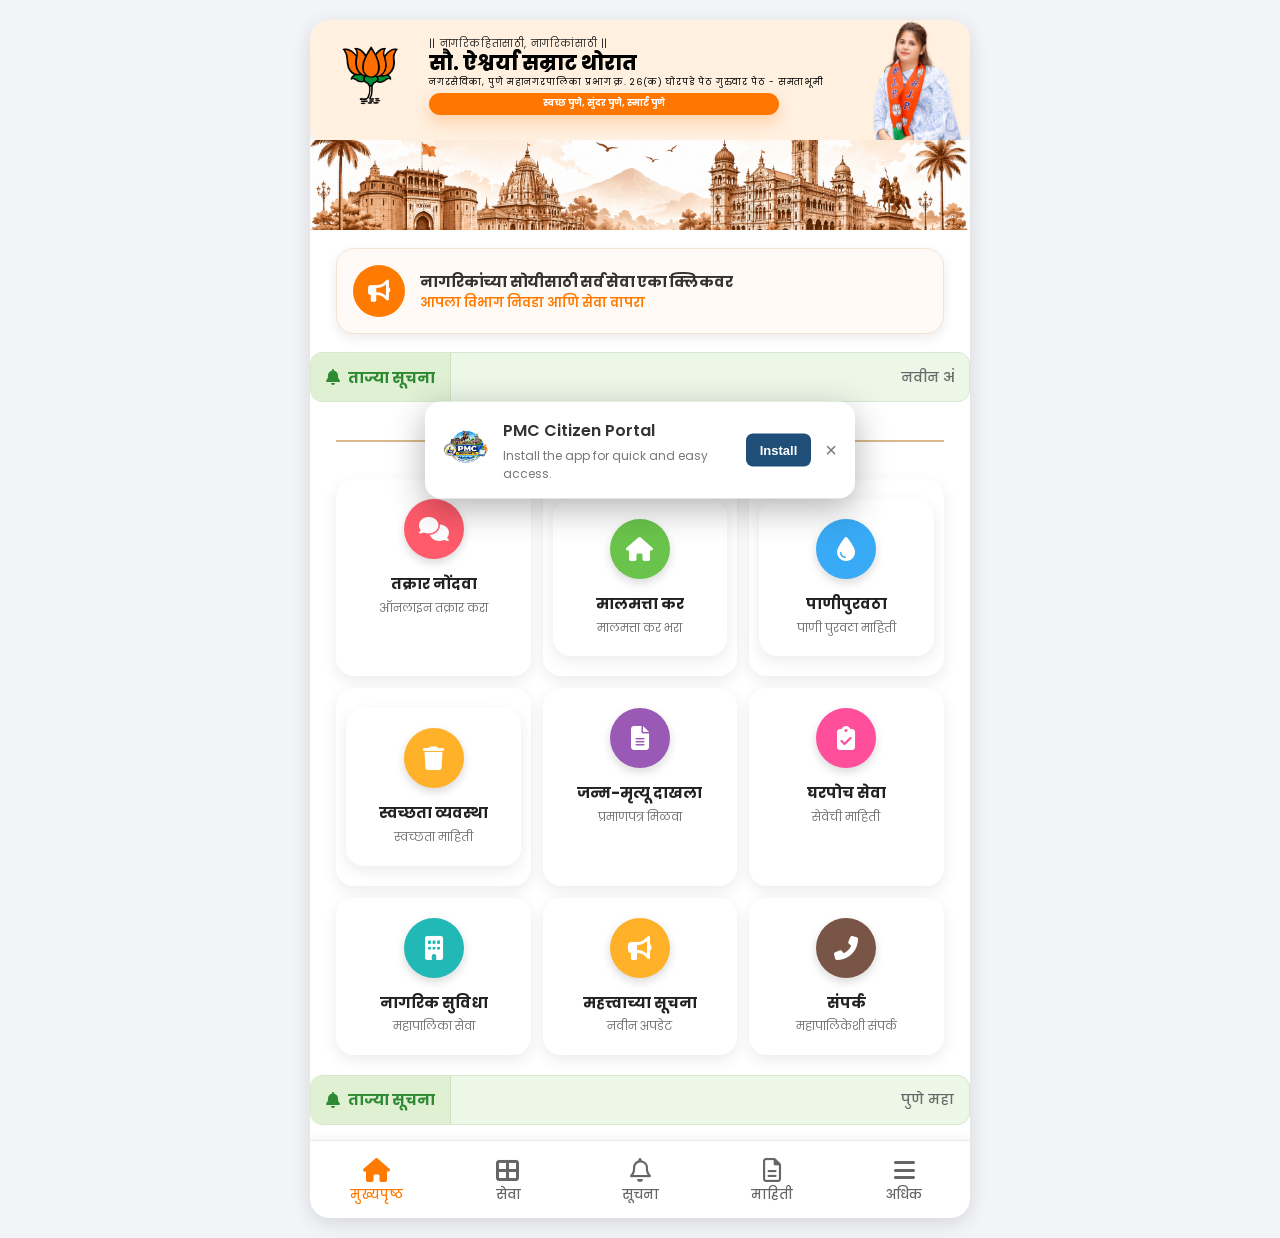
<file: index.html>
<!DOCTYPE html>
<html lang="en">

<head>

    <meta charset="UTF-8">
    <meta name="viewport" content="width=device-width, initial-scale=1.0">

    <title>PMC Citizen Portal</title>

    <link rel="manifest" href="manifest.json">
    <meta name="theme-color" content="#1f4e79">

    <!-- Google Font -->
    <link href="https://fonts.googleapis.com/css2?family=Poppins:wght@300;400;500;600;700&display=swap" rel="stylesheet">

    <!-- Font Awesome -->
    <link rel="stylesheet"
        href="https://cdnjs.cloudflare.com/ajax/libs/font-awesome/6.7.2/css/all.min.css">

    <!-- CSS -->
    <link rel="stylesheet" href="css/style.css">
    <link rel="stylesheet" href="css/responsive.css">
    <link rel="stylesheet" href="css/complaint.css">
</head>

<body>

<div class="container">

    <!-- ==========================================
     Main Header
========================================== -->

<!-- ==============================
     Hero Section
================================ -->

<section class="hero">

    <div class="hero-content">

        <!-- Logo -->
        <div class="hero-left">

            <img
                src="images/bjp-logo.png"
                alt="BJP Logo"
                class="logo">

        </div>


        <!-- Text -->
        <div class="hero-text">

            <p class="hero-tagline">
                || नागरिकहितासाठी, नागरिकांसाठी ||
            </p>

            <h2>सौ. ऐश्वर्या सम्राट थोरात</h2>

            <p class="hero-subtitle">
                नगरसेविका, पुणे महानगरपालिका प्रभाग क्र. 26(क)
                घोरपडे पेठ गुरुवार पेठ - समताभूमी
            </p>

        </div>


        <!-- Leader -->
        <div class="hero-right">

            <img
                src="images/leader.png"
                alt="Leader">

        </div>


        <!-- Button -->
        <div class="hero-btn">

            <a href="#">
                स्वच्छ पुणे, सुंदर पुणे, स्मार्ट पुणे
            </a>

        </div>

    </div>

</section>
    <!-- ==========================
         Building Banner
    ========================== -->

    <section class="banner">

        <img src="images/pmc-banner.png" alt="PMC Banner">

    </section>

    <!-- ==========================
         Announcement
    ========================== -->

    <section class="announcement">

        <div class="announcement-icon">
            <i class="fas fa-bullhorn"></i>
        </div>

        <div class="announcement-text">

            <h3>नागरिकांच्या सोयीसाठी सर्व सेवा एका क्लिकवर</h3>

            <p>आपला विभाग निवडा आणि सेवा वापरा</p>

        </div>

    </section>

    <!-- ==========================
         Top News Ticker
    ========================== -->

    <section class="news-ticker top-ticker">

        <div class="news-left">

            <i class="fas fa-bell"></i>

            <span>ताज्या सूचना</span>

        </div>

        <div class="news-right">

            <marquee scrollamount="3">

                नवीन ऑनलाइन नागरिक सेवा आता उपलब्ध आहेत.

            </marquee>

        </div>

    </section>

    <!-- ==========================
         Section Title
    ========================== -->

    <section class="section-title">

        <div class="line"></div>

        <h2>सेवा आणि माहिती</h2>

        <div class="line"></div>

    </section>

    <!-- ==========================
         Services
    ========================== -->

    <section class="services">

        <a href="complaint.html" class="service-card">

            <div class="icon complaint">
                <i class="fas fa-comments"></i>
            </div>

            <h3>तक्रार नोंदवा</h3>

            <p>ऑनलाइन तक्रार करा</p>

        </a>
        <a href="property-tax.html" class="service-card">
        <div class="service-card">

            <div class="icon tax">
                <i class="fas fa-home"></i>
            </div>

            <h3>मालमत्ता कर</h3>

            <p>मालमत्ता कर भरा</p>

        </div>
        </a>
        <a href="water-supply.html" class="service-card">
        <div class="service-card">

            <div class="icon water">
                <i class="fas fa-tint"></i>
            </div>

            <h3>पाणीपुरवठा</h3>

            <p>पाणी पुरवठा माहिती</p>

        </div>
        </a>
        <a href="sanitation.html" class="service-card">
        <div class="service-card">

            <div class="icon garbage">
                <i class="fas fa-trash"></i>
            </div>

            <h3>स्वच्छता व्यवस्था</h3>

            <p>स्वच्छता माहिती</p>

        </div>
        </a>

        <div class="service-card">

            <div class="icon birth">
                <i class="fas fa-file-alt"></i>
            </div>

            <h3>जन्म-मृत्यू दाखला</h3>

            <p>प्रमाणपत्र मिळवा</p>

        </div>

        <div class="service-card">

            <div class="icon home-service">
                <i class="fas fa-clipboard-check"></i>
            </div>

            <h3>घरपोच सेवा</h3>

            <p>सेवेची माहिती</p>

        </div>

        <div class="service-card">

            <div class="icon citizen">
                <i class="fas fa-building"></i>
            </div>

            <h3>नागरिक सुविधा</h3>

            <p>महापालिका सेवा</p>

        </div>

        <div class="service-card">

            <div class="icon notice">
                <i class="fas fa-bullhorn"></i>
            </div>

            <h3>महत्त्वाच्या सूचना</h3>

            <p>नवीन अपडेट</p>

        </div>

        <div class="service-card">

            <div class="icon contact">
                <i class="fas fa-phone-alt"></i>
            </div>

            <h3>संपर्क</h3>

            <p>महापालिकेशी संपर्क</p>

        </div>

    </section>

    <!-- ==========================
         Bottom News Ticker
    ========================== -->

    <section class="news-ticker">

        <div class="news-left">

            <i class="fas fa-bell"></i>

            <span>ताज्या सूचना</span>

        </div>

        <div class="news-right">

            <marquee behavior="scroll" direction="left" scrollamount="3">

                पुणे महानगरपालिकेच्या सर्व नागरिकांना सूचित करण्यात येते की नवीन ऑनलाइन सेवा सुरू करण्यात आल्या आहेत.

            </marquee>

        </div>

    </section>

    <!-- ==========================
         Bottom Navigation
    ========================== -->

    <nav class="bottom-nav">

        <a href="index.html" class="active">

            <i class="fas fa-home"></i>

            <span>मुख्यपृष्ठ</span>

        </a>

        <a href="#">

            <i class="fas fa-th-large"></i>

            <span>सेवा</span>

        </a>

        <a href="#">

            <i class="far fa-bell"></i>

            <span>सूचना</span>

        </a>

        <a href="#">

            <i class="far fa-file-alt"></i>

            <span>माहिती</span>

        </a>

        <a href="#">

            <i class="fas fa-bars"></i>

            <span>अधिक</span>

        </a>

    </nav>

</div>

<script src="js/script.js"></script>

<script>
    if ("serviceWorker" in navigator) {
        window.addEventListener("load", function () {
            navigator.serviceWorker.register("service-worker.js")
                .then(function (registration) {
                    console.log("Service Worker registered successfully");
                })
                .catch(function (error) {
                    console.log("Service Worker registration failed:", error);
                });
        });
    }
</script>
<!-- Install App Banner -->
<div id="installBanner" class="install-banner">

    <div class="install-icon">
        <img src="icons/icon-192.png" alt="PMC Citizen Portal">
    </div>

    <div class="install-content">
        <h3>PMC Citizen Portal</h3>
        <p>Install the app for quick and easy access.</p>
    </div>

    <button id="installButton" class="install-btn">
        Install
    </button>

    <button id="closeInstall" class="close-install">
        ×
    </button>

</div>

</body>
</html>
</file>
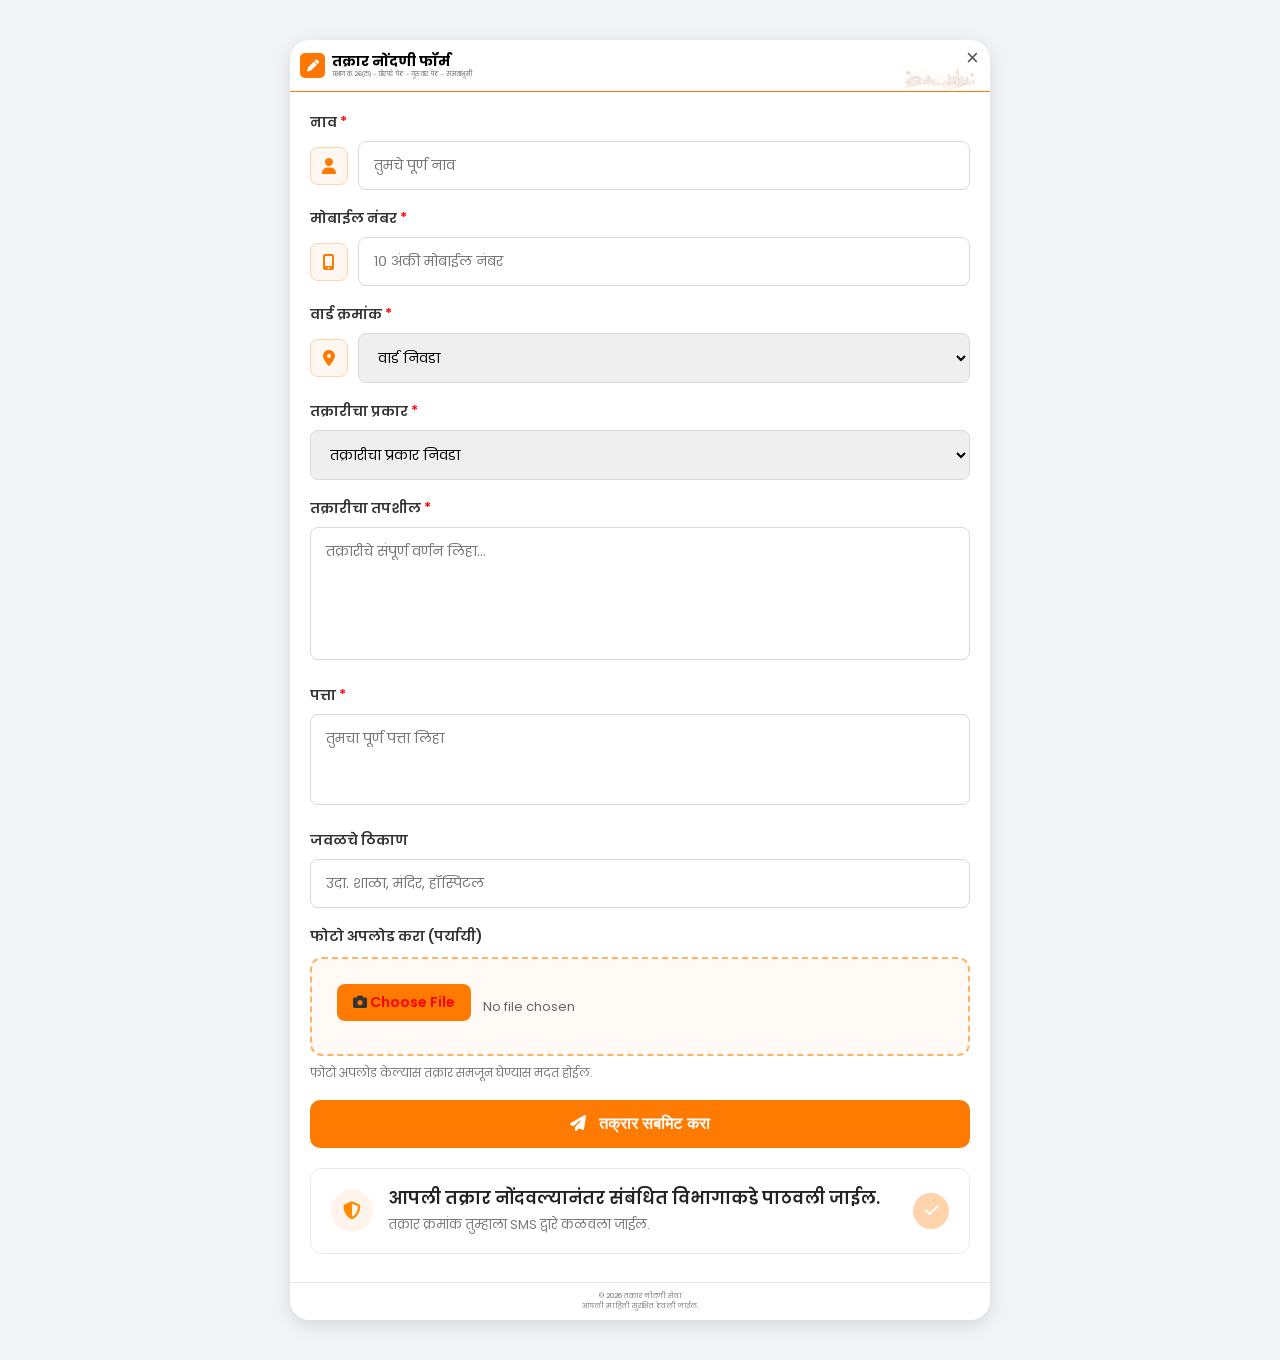
<file: complaint.html>
<!DOCTYPE html>
<html lang="mr">

<head>

    <meta charset="UTF-8">
    <meta name="viewport" content="width=device-width, initial-scale=1.0">

    <title>तक्रार नोंदवा</title>

    <!-- Google Font -->
    <link href="https://fonts.googleapis.com/css2?family=Poppins:wght@300;400;500;600;700&display=swap" rel="stylesheet">

    <!-- Font Awesome -->
    <link rel="stylesheet"
        href="https://cdnjs.cloudflare.com/ajax/libs/font-awesome/6.7.2/css/all.min.css">

    <!-- Main CSS -->
     <link rel="stylesheet" href="css/style.css">
    <link rel="stylesheet" href="css/complaint.css">
    <link rel="stylesheet" href="css/responsive.css">

</head>

<body>

<div class="container complaint-container">

    <!-- Complaint Header -->

    <section class="complaint-header">

    <div class="complaint-title">

        <div class="title-icon">
            <i class="fas fa-pen"></i>
        </div>

        <div>
            <h1>तक्रार नोंदणी फॉर्म</h1>

            <p>प्रभाग क्र. २६(क) - घोरपडे पेठ - गुरुवार पेठ - समताभूमी</p>
        </div>

    </div>

    <img src="images/pmc-banner.png" alt="PMC">

    <!-- Close Button -->
    <button type="button"
            class="close-btn"
            onclick="goBack()"
            aria-label="Close">
        ×
    </button>

</section>

    <!-- Complaint Form -->

    <section class="complaint-form">
    <form id="complaintForm">
    <!-- Name -->

    <div class="form-group">

    <label>नाव <span>*</span></label>

    <div class="input-group">

        <div class="input-icon">
            <i class="fas fa-user"></i>
        </div>

        <input type="text" placeholder="तुमचे पूर्ण नाव">

    </div>

</div>
    <!-- Mobile -->

    <div class="form-group">

    <label>मोबाईल नंबर <span>*</span></label>

    <div class="input-group">

        <div class="input-icon">
            <i class="fas fa-mobile-alt"></i>
        </div>

        <input type="tel" placeholder="१० अंकी मोबाईल नंबर">

    </div>

</div>

    <div class="form-group">

    <label>वार्ड क्रमांक <span>*</span></label>

    <div class="input-group">

        <div class="input-icon">
            <i class="fas fa-map-marker-alt"></i>
        </div>

        <select>

            <option>वार्ड निवडा</option>
            <option>वार्ड 26 (क)</option>
            <option>वार्ड 27</option>

        </select>

    </div>

</div>

    <!-- Complaint Type -->

    <div class="form-group">

        <label>तक्रारीचा प्रकार <span>*</span></label>

        <select>

            <option>तक्रारीचा प्रकार निवडा</option>
            <option>पाणीपुरवठा</option>
            <option>स्वच्छता</option>
            <option>रस्ता</option>
            <option>स्ट्रीट लाईट</option>

        </select>

    </div>

    <!-- Complaint Details -->

    <div class="form-group">

        <label>तक्रारीचा तपशील <span>*</span></label>

        <textarea rows="5"
            placeholder="तक्रारीचे संपूर्ण वर्णन लिहा..."></textarea>

    </div>
    <!-- Address -->

<div class="form-group">

    <label>पत्ता <span>*</span></label>

    <textarea rows="3" placeholder="तुमचा पूर्ण पत्ता लिहा"></textarea>

</div>

<!-- Landmark -->

<div class="form-group">

    <label>जवळचे ठिकाण</label>

    <input type="text" placeholder="उदा. शाळा, मंदिर, हॉस्पिटल">

</div>

<!-- Upload Photo -->

<div class="form-group">

    <label>फोटो अपलोड करा (पर्यायी)</label>

    <div class="upload-box">

        <label for="complaintImage" class="upload-label">

            <i class="fas fa-camera"></i>

            <span>Choose File</span>

        </label>

        <input type="file" id="complaintImage" accept="image/*">

        <span id="fileName">No file chosen</span>

    </div>

    <small>फोटो अपलोड केल्यास तक्रार समजून घेण्यास मदत होईल.</small>

</div>

<!-- Submit Button -->

<div class="form-group">

    <button type="submit" class="submit-btn">

        <i class="fas fa-paper-plane"></i>

        तक्रार सबमिट करा

    </button>

</div>
<div class="success-card">

    <div class="success-left">

        <div class="success-icon">
            <i class="fas fa-shield-alt"></i>
        </div>

        <div class="success-text">

            <h4>आपली तक्रार नोंदवल्यानंतर संबंधित विभागाकडे पाठवली जाईल.</h4>

            <p>तक्रार क्रमांक तुम्हाला SMS द्वारे कळवला जाईल.</p>

        </div>

    </div>

    <div class="success-right">

        <i class="fas fa-check"></i>

    </div>

</div>
</form>

</section>
<!-- =========================
     COMPLAINT FOOTER
========================= -->

<footer class="complaint-footer">

    <p>© 2026 तक्रार नोंदणी सेवा</p>

    <p>आपली माहिती सुरक्षित ठेवली जाईल.</p>

</footer>

</div>
    <script src="js/complaint.js"></script>
</body>

</html>
</file>
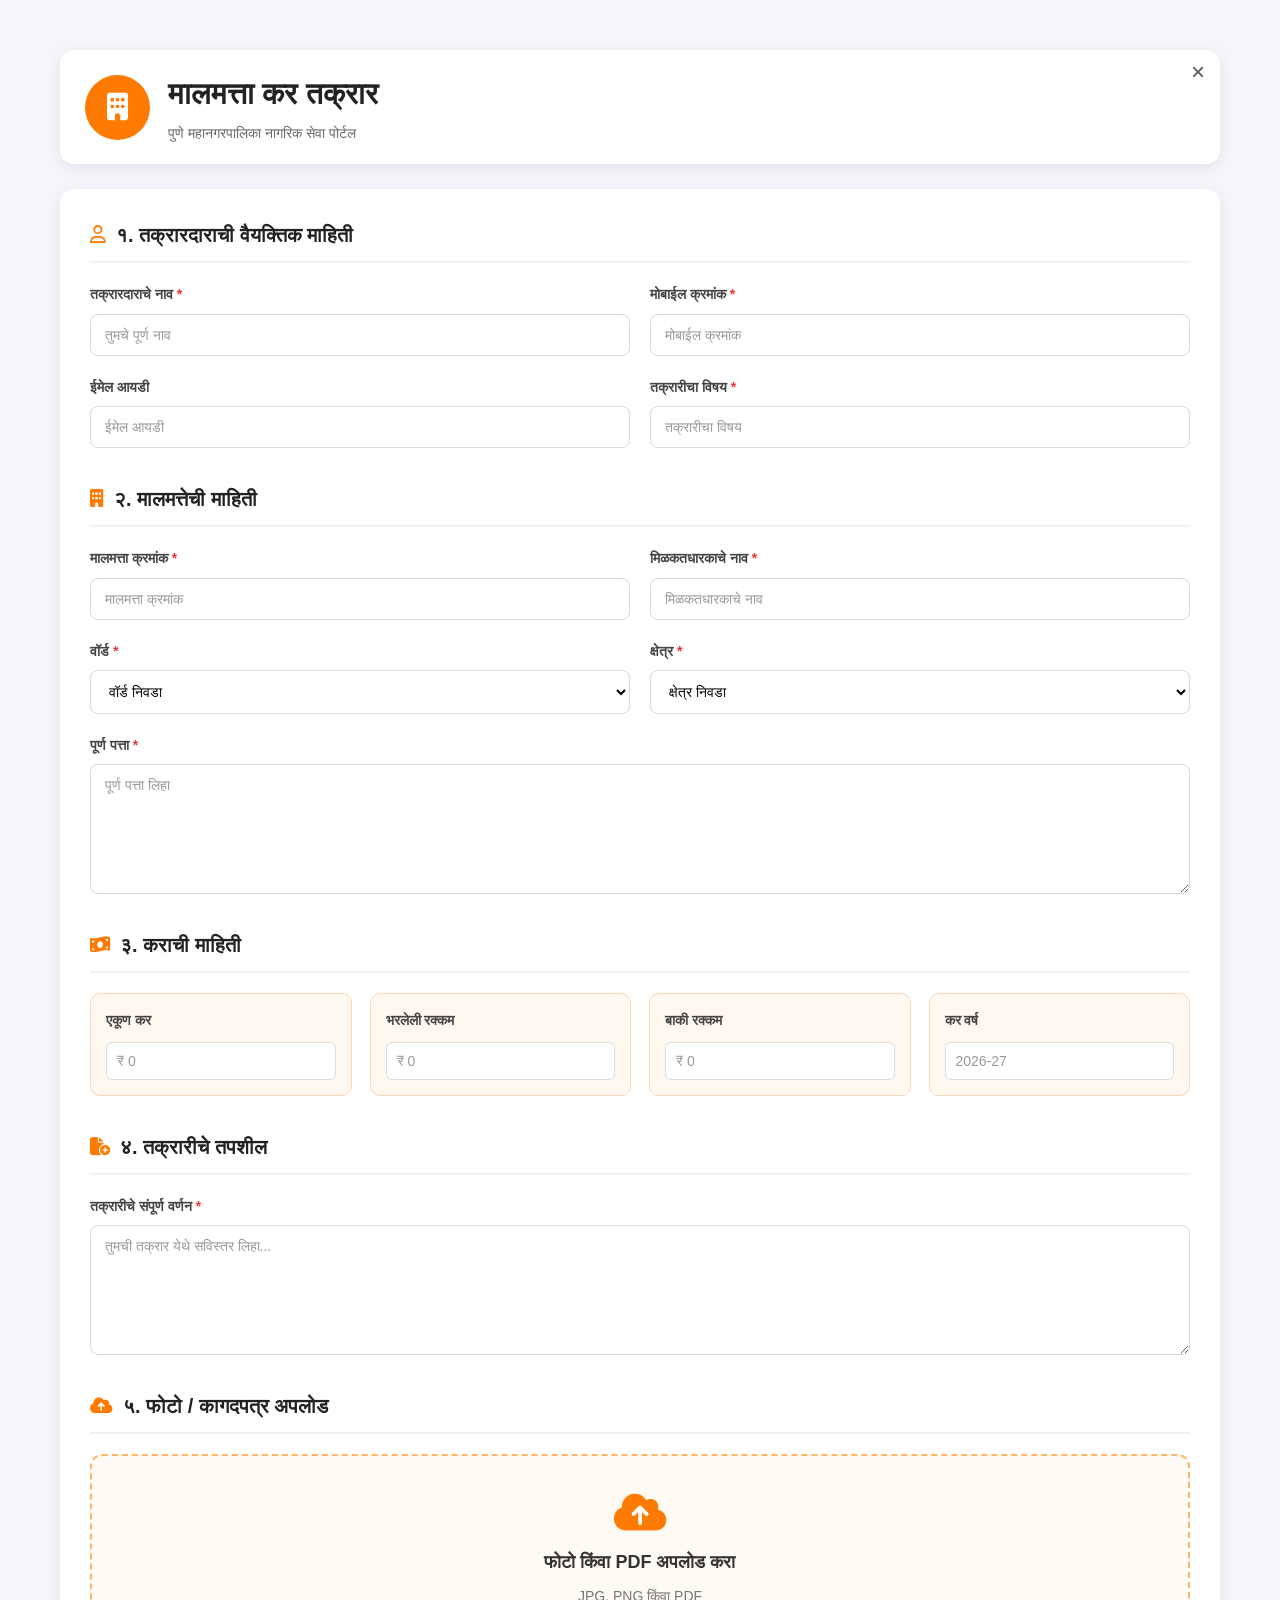
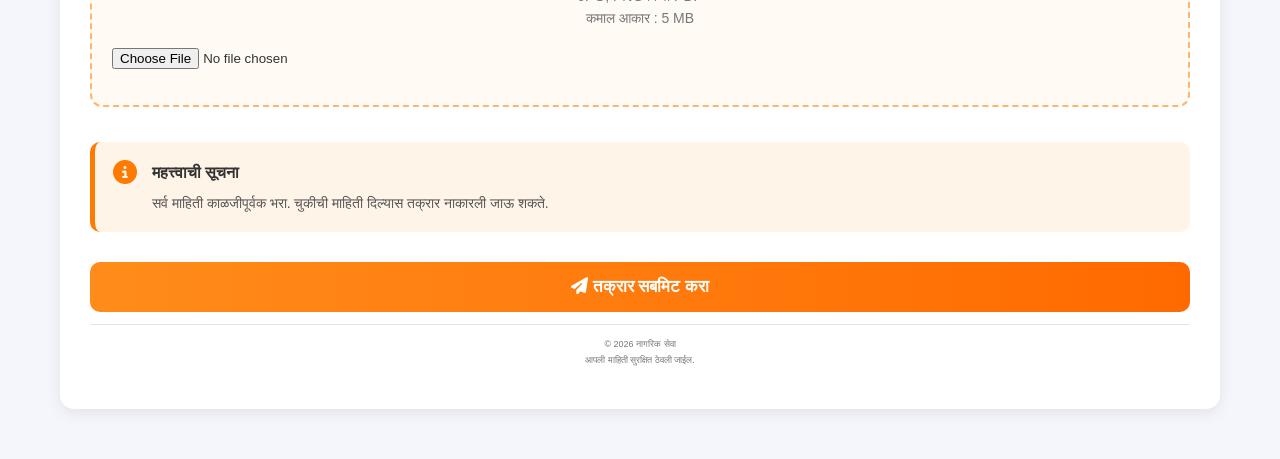
<file: property-tax.html>
<!DOCTYPE html>
<html lang="mr">

<head>

    <meta charset="UTF-8">
    <meta name="viewport" content="width=device-width, initial-scale=1.0">

    <title>मालमत्ता कर तक्रार</title>

    <link rel="stylesheet" href="css/property-tax.css">

    <link rel="stylesheet"
        href="https://cdnjs.cloudflare.com/ajax/libs/font-awesome/6.7.2/css/all.min.css">

</head>

<body>

<div class="property-page">

    <!-- ==========================
         Header
    ========================== -->

    <header class="page-header">

        <div class="header-left">

            <div class="header-icon">

                <i class="fa-solid fa-building"></i>

            </div>

            <div class="header-text">

                <h1>मालमत्ता कर तक्रार</h1>

                <p>
                    पुणे महानगरपालिका नागरिक सेवा पोर्टल
                </p>

            </div>

        </div>
         <button
        type="button"
        class="close-btn"
        onclick="goBack()">
        ×
    </button>

    </header>

    <!-- ==========================
         Form Card
    ========================== -->

    <div class="form-card">

        <form id="propertyForm">

            <!-- ==========================
                 Section 1
            ========================== -->

            <div class="form-section">

                <div class="section-heading">

                    <i class="fa-regular fa-user"></i>

                    <h2>१. तक्रारदाराची वैयक्तिक माहिती</h2>

                </div>

                <div class="form-grid">

                    <div class="form-group">

                        <label>

                            तक्रारदाराचे नाव
                            <span>*</span>

                        </label>

                        <input
                            type="text"
                            placeholder="तुमचे पूर्ण नाव">

                    </div>

                    <div class="form-group">

                        <label>

                            मोबाईल क्रमांक
                            <span>*</span>

                        </label>

                        <input
                            type="tel"
                            placeholder="मोबाईल क्रमांक">

                    </div>

                    <div class="form-group">

                        <label>

                            ईमेल आयडी

                        </label>

                        <input
                            type="email"
                            placeholder="ईमेल आयडी">

                    </div>

                    <div class="form-group">

                        <label>

                            तक्रारीचा विषय
                            <span>*</span>

                        </label>

                        <input
                            type="text"
                            placeholder="तक्रारीचा विषय">

                    </div>

                </div>

            </div>
                        <!-- ==========================
                 Section 2
            ========================== -->

            <div class="form-section">

                <div class="section-heading">

                    <i class="fa-solid fa-building"></i>

                    <h2>२. मालमत्तेची माहिती</h2>

                </div>

                <div class="form-grid">

                    <div class="form-group">

                        <label>

                            मालमत्ता क्रमांक
                            <span>*</span>

                        </label>

                        <input
                            type="text"
                            placeholder="मालमत्ता क्रमांक">

                    </div>

                    <div class="form-group">

                        <label>

                            मिळकतधारकाचे नाव
                            <span>*</span>

                        </label>

                        <input
                            type="text"
                            placeholder="मिळकतधारकाचे नाव">

                    </div>

                    <div class="form-group">

                        <label>

                            वॉर्ड
                            <span>*</span>

                        </label>

                        <select>

                            <option selected disabled>
                                वॉर्ड निवडा
                            </option>

                            <option>वार्ड १</option>
                            <option>वार्ड २</option>
                            <option>वार्ड ३</option>
                            <option>वार्ड ४</option>

                        </select>

                    </div>

                    <div class="form-group">

                        <label>

                            क्षेत्र
                            <span>*</span>

                        </label>

                        <select>

                            <option selected disabled>
                                क्षेत्र निवडा
                            </option>

                            <option>क्षेत्र १</option>
                            <option>क्षेत्र २</option>
                            <option>क्षेत्र ३</option>

                        </select>

                    </div>

                    <div class="form-group full-width">

                        <label>

                            पूर्ण पत्ता
                            <span>*</span>

                        </label>

                        <textarea
                            rows="4"
                            placeholder="पूर्ण पत्ता लिहा"></textarea>

                    </div>

                </div>

            </div>

            <!-- ==========================
                 Section 3
            ========================== -->

            <div class="form-section">

                <div class="section-heading">

                    <i class="fa-solid fa-money-bill-wave"></i>

                    <h2>३. कराची माहिती</h2>

                </div>

                <div class="tax-grid">

                    <div class="tax-card">

                        <h4>एकूण कर</h4>

                        <input
                            type="number"
                            placeholder="₹ 0">

                    </div>

                    <div class="tax-card">

                        <h4>भरलेली रक्कम</h4>

                        <input
                            type="number"
                            placeholder="₹ 0">

                    </div>

                    <div class="tax-card">

                        <h4>बाकी रक्कम</h4>

                        <input
                            type="number"
                            placeholder="₹ 0">

                    </div>

                    <div class="tax-card">

                        <h4>कर वर्ष</h4>

                        <input
                            type="text"
                            placeholder="2026-27">

                    </div>

                </div>

            </div>
                        <!-- ==========================
                 Section 4
            ========================== -->

            <div class="form-section">

                <div class="section-heading">

                    <i class="fa-solid fa-file-circle-plus"></i>

                    <h2>४. तक्रारीचे तपशील</h2>

                </div>

                <div class="form-grid">

                    <div class="form-group full-width">

                        <label>

                            तक्रारीचे संपूर्ण वर्णन
                            <span>*</span>

                        </label>

                        <textarea
                            rows="6"
                            placeholder="तुमची तक्रार येथे सविस्तर लिहा..."></textarea>

                    </div>

                </div>

            </div>

            <!-- ==========================
                 Section 5
            ========================== -->

            <div class="form-section">

                <div class="section-heading">

                    <i class="fa-solid fa-cloud-arrow-up"></i>

                    <h2>५. फोटो / कागदपत्र अपलोड</h2>

                </div>

                <div class="upload-box">

                    <i class="fa-solid fa-cloud-arrow-up upload-icon"></i>

                    <h3>फोटो किंवा PDF अपलोड करा</h3>

                    <p>

                        JPG, PNG किंवा PDF

                        <br>

                        कमाल आकार : 5 MB

                    </p>

                    <input type="file" id="uploadFile">

                </div>

            </div>

            <!-- ==========================
                 Information
            ========================== -->

            <div class="info-box">

                <i class="fa-solid fa-circle-info"></i>

                <div>

                    <h4>महत्त्वाची सूचना</h4>

                    <p>

                        सर्व माहिती काळजीपूर्वक भरा.
                        चुकीची माहिती दिल्यास तक्रार नाकारली जाऊ शकते.

                    </p>

                </div>

            </div>

            <!-- ==========================
                 Submit
            ========================== -->

            <div class="submit-area">

                <button
                    type="submit"
                    class="submit-btn">

                    <i class="fa-solid fa-paper-plane"></i>

                    तक्रार सबमिट करा

                </button>

            </div>

        </form>
        <footer class="form-footer">

    <p>© 2026 नागरिक सेवा</p>

    <p>आपली माहिती सुरक्षित ठेवली जाईल.</p>

</footer>

    </div>

</div>


<script src="js/property-tax.js"></script>

</body>

</html>
</file>
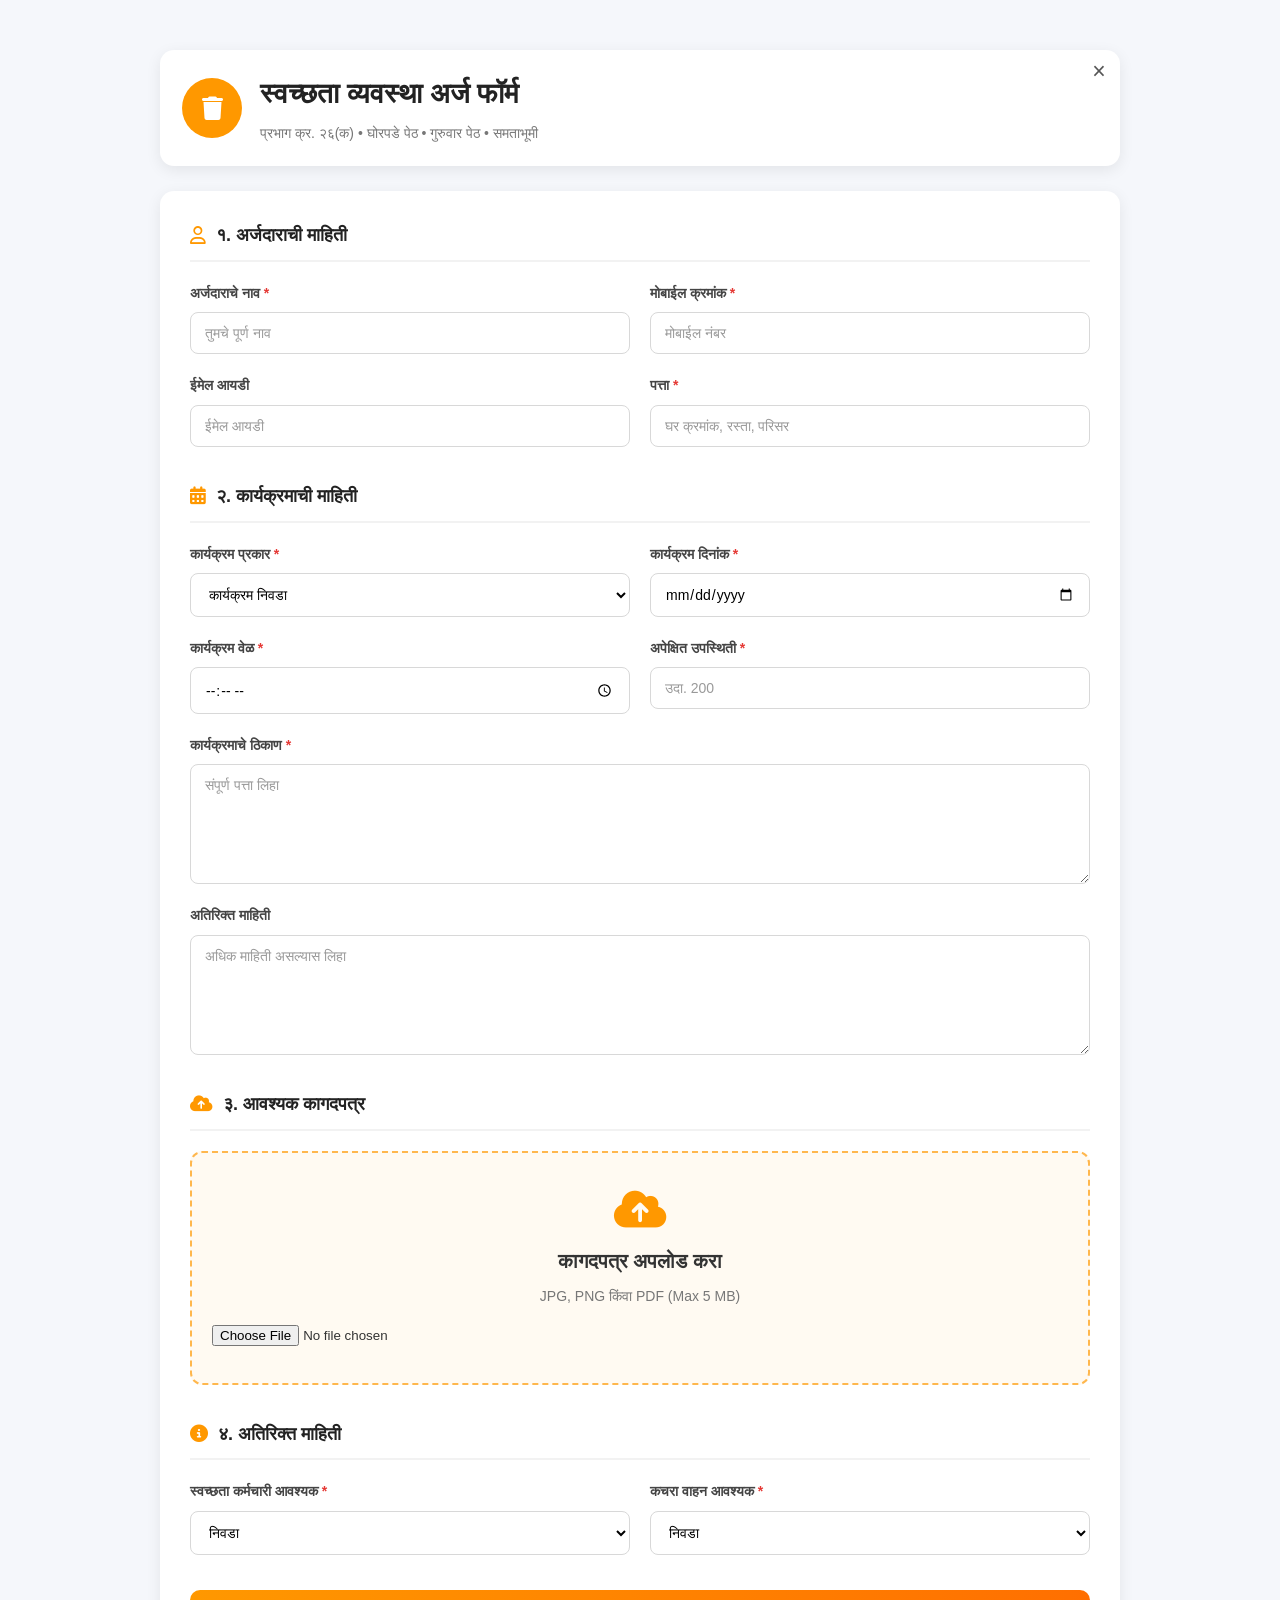
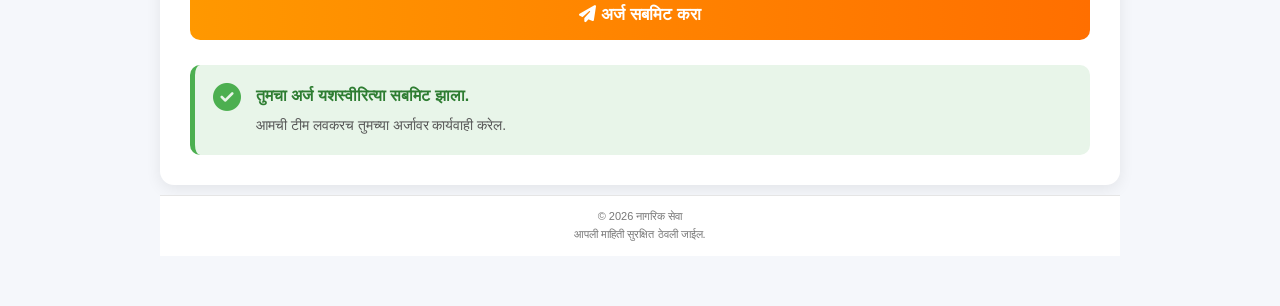
<file: sanitation.html>
<!DOCTYPE html>
<html lang="mr">

<head>

    <meta charset="UTF-8">

    <meta name="viewport" content="width=device-width, initial-scale=1.0">

    <title>स्वच्छता व्यवस्था अर्ज फॉर्म</title>

    <link rel="stylesheet" href="css/sanitation.css">

    <link rel="stylesheet"
    href="https://cdnjs.cloudflare.com/ajax/libs/font-awesome/6.7.2/css/all.min.css">

</head>

<body>

<div class="sanitation-container">

    <!-- ==========================
         Header
    ========================== -->

    <div class="sanitation-header">

        <div class="header-icon">

            <i class="fas fa-trash"></i>

        </div>

        <div class="header-content">

            <h1>स्वच्छता व्यवस्था अर्ज फॉर्म</h1>

            <p>प्रभाग क्र. २६(क) • घोरपडे पेठ • गुरुवार पेठ • समताभूमी</p>

        </div>
        
        <button
    type="button"
    class="close-btn"
    onclick="goBack()"
    aria-label="Close">
    ×
</button>

    </div>
    
    

    <!-- ==========================
         Form Card
    ========================== -->

    <div class="form-card">

        <form id="sanitationForm">

            <!-- ==========================
                 Section 1
            ========================== -->

            <div class="form-section">

                <div class="section-title">

                    <i class="fa-regular fa-user"></i>

                    <h3>१. अर्जदाराची माहिती</h3>

                </div>

                <div class="form-grid">

                    <div class="form-group">

                        <label>अर्जदाराचे नाव <span>*</span></label>

                        <input
                            type="text"
                            placeholder="तुमचे पूर्ण नाव">

                    </div>

                    <div class="form-group">

                        <label>मोबाईल क्रमांक <span>*</span></label>

                        <input
                            type="tel"
                            placeholder="मोबाईल नंबर">

                    </div>

                    <div class="form-group">

                        <label>ईमेल आयडी</label>

                        <input
                            type="email"
                            placeholder="ईमेल आयडी">

                    </div>

                    <div class="form-group">

                        <label>पत्ता <span>*</span></label>

                        <input
                            type="text"
                            placeholder="घर क्रमांक, रस्ता, परिसर">

                    </div>

                </div>

            </div>
                        <!-- ==========================
                 Section 2
            ========================== -->

            <div class="form-section">

                <div class="section-title">

                    <i class="fa-solid fa-calendar-days"></i>

                    <h3>२. कार्यक्रमाची माहिती</h3>

                </div>

                <div class="form-grid">

                    <div class="form-group">

                        <label>कार्यक्रम प्रकार <span>*</span></label>

                        <select required>

                            <option value="">कार्यक्रम निवडा</option>

                            <option>लग्न समारंभ</option>

                            <option>सामाजिक कार्यक्रम</option>

                            <option>धार्मिक कार्यक्रम</option>

                            <option>सांस्कृतिक कार्यक्रम</option>

                            <option>इतर</option>

                        </select>

                    </div>

                    <div class="form-group">

                        <label>कार्यक्रम दिनांक <span>*</span></label>

                        <input type="date" required>

                    </div>

                    <div class="form-group">

                        <label>कार्यक्रम वेळ <span>*</span></label>

                        <input type="time" required>

                    </div>

                    <div class="form-group">

                        <label>अपेक्षित उपस्थिती <span>*</span></label>

                        <input
                            type="number"
                            placeholder="उदा. 200"
                            required>

                    </div>

                    <div class="form-group full-width">

                        <label>कार्यक्रमाचे ठिकाण <span>*</span></label>

                        <textarea
                            rows="4"
                            placeholder="संपूर्ण पत्ता लिहा"
                            required></textarea>

                    </div>

                    <div class="form-group full-width">

                        <label>अतिरिक्त माहिती</label>

                        <textarea
                            rows="4"
                            placeholder="अधिक माहिती असल्यास लिहा"></textarea>

                    </div>

                </div>

            </div>

            <!-- ==========================
                 Section 3
            ========================== -->

            <div class="form-section">

                <div class="section-title">

                    <i class="fa-solid fa-cloud-arrow-up"></i>

                    <h3>३. आवश्यक कागदपत्र</h3>

                </div>

                <div class="upload-box">

                    <i class="fa-solid fa-cloud-arrow-up upload-icon"></i>

                    <h4>कागदपत्र अपलोड करा</h4>

                    <p>JPG, PNG किंवा PDF (Max 5 MB)</p>

                    <input type="file" id="uploadFile">

                </div>

            </div>
                        <!-- ==========================
                 Section 4
            ========================== -->

            <div class="form-section">

                <div class="section-title">

                    <i class="fa-solid fa-circle-info"></i>

                    <h3>४. अतिरिक्त माहिती</h3>

                </div>

                <div class="form-grid">

                    <div class="form-group">

                        <label>स्वच्छता कर्मचारी आवश्यक <span>*</span></label>

                        <select required>

                            <option value="">निवडा</option>
                            <option>होय</option>
                            <option>नाही</option>

                        </select>

                    </div>

                    <div class="form-group">

                        <label>कचरा वाहन आवश्यक <span>*</span></label>

                        <select required>

                            <option value="">निवडा</option>
                            <option>होय</option>
                            <option>नाही</option>

                        </select>

                    </div>

                </div>

            </div>

            <!-- ==========================
                 Submit Button
            ========================== -->

            <div class="submit-area">

                <button
                    type="submit"
                    class="submit-btn">

                    <i class="fas fa-paper-plane"></i>

                    अर्ज सबमिट करा

                </button>

            </div>

            <!-- ==========================
                 Success Card
            ========================== -->

            <div class="success-card">

                <i class="fas fa-check-circle"></i>

                <div>

                    <h4>तुमचा अर्ज यशस्वीरित्या सबमिट झाला.</h4>

                    <p>

                        आमची टीम लवकरच तुमच्या अर्जावर कार्यवाही करेल.

                    </p>

                </div>

            </div>

        </form>

    </div>
    <!-- ==========================
     Footer
========================== -->

<footer class="form-footer">

    <p>© 2026 नागरिक सेवा</p>

    <p>आपली माहिती सुरक्षित ठेवली जाईल.</p>

</footer>

</div>

<script src="js/sanitation.js"></script>

</body>

</html>
</file>
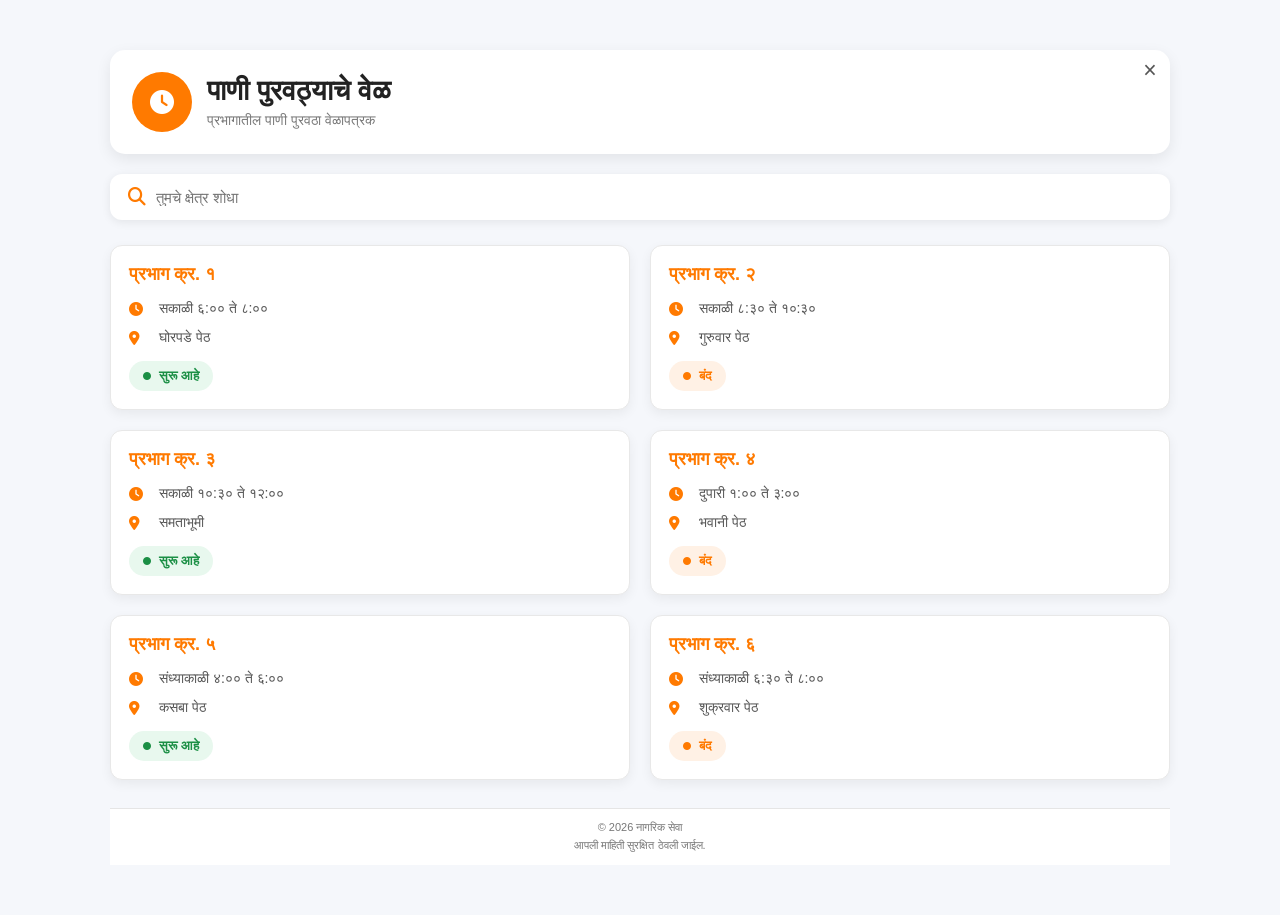
<file: water-supply.html>
<!DOCTYPE html>
<html lang="mr">

<head>

    <meta charset="UTF-8">

    <meta name="viewport" content="width=device-width, initial-scale=1.0">

    <title>पाणी पुरवठा वेळ</title>

    <link rel="stylesheet" href="css/water-supply.css">

    <link rel="stylesheet"
    href="https://cdnjs.cloudflare.com/ajax/libs/font-awesome/6.7.2/css/all.min.css">

</head>

<body>

<div class="water-container">

    <!-- Header -->

    <div class="water-header">

        <div class="header-icon">

            <i class="fas fa-clock"></i>

        </div>
        

        <div>

            <h1>पाणी पुरवठ्याचे वेळ</h1>

            <p>प्रभागातील पाणी पुरवठा वेळापत्रक</p>

        </div>
         <!-- Close Button -->
    <button
        type="button"
        class="close-btn"
        onclick="goBack()"
        aria-label="Close">
        ×
    </button>

    </div>

    <!-- Search -->

    <div class="search-box">

        <i class="fas fa-search"></i>

        <input
            type="text"
            id="searchInput"
            placeholder="तुमचे क्षेत्र शोधा">

    </div>

    <!-- Cards -->

    <div class="water-grid">
                <!-- Card 1 -->

        <div class="water-card">

            <h3>प्रभाग क्र. १</h3>

            <div class="card-info">

                <p>
                    <i class="fas fa-clock"></i>
                    सकाळी ६:०० ते ८:००
                </p>

                <p>
                    <i class="fas fa-location-dot"></i>
                    घोरपडे पेठ
                </p>

            </div>

            <span class="status running">

                <i class="fas fa-circle"></i>

                सुरू आहे

            </span>

        </div>

        <!-- Card 2 -->

        <div class="water-card">

            <h3>प्रभाग क्र. २</h3>

            <div class="card-info">

                <p>
                    <i class="fas fa-clock"></i>
                    सकाळी ८:३० ते १०:३०
                </p>

                <p>
                    <i class="fas fa-location-dot"></i>
                    गुरुवार पेठ
                </p>

            </div>

            <span class="status stopped">

                <i class="fas fa-circle"></i>

                बंद

            </span>

        </div>

        <!-- Card 3 -->

        <div class="water-card">

            <h3>प्रभाग क्र. ३</h3>

            <div class="card-info">

                <p>
                    <i class="fas fa-clock"></i>
                    सकाळी १०:३० ते १२:००
                </p>

                <p>
                    <i class="fas fa-location-dot"></i>
                    समताभूमी
                </p>

            </div>

            <span class="status running">

                <i class="fas fa-circle"></i>

                सुरू आहे

            </span>

        </div>

        <!-- Card 4 -->

        <div class="water-card">

            <h3>प्रभाग क्र. ४</h3>

            <div class="card-info">

                <p>
                    <i class="fas fa-clock"></i>
                    दुपारी १:०० ते ३:००
                </p>

                <p>
                    <i class="fas fa-location-dot"></i>
                    भवानी पेठ
                </p>

            </div>

            <span class="status stopped">

                <i class="fas fa-circle"></i>

                बंद

            </span>

        </div>

        <!-- Card 5 -->

        <div class="water-card">

            <h3>प्रभाग क्र. ५</h3>

            <div class="card-info">

                <p>
                    <i class="fas fa-clock"></i>
                    संध्याकाळी ४:०० ते ६:००
                </p>

                <p>
                    <i class="fas fa-location-dot"></i>
                    कसबा पेठ
                </p>

            </div>

            <span class="status running">

                <i class="fas fa-circle"></i>

                सुरू आहे

            </span>

        </div>

        <!-- Card 6 -->

        <div class="water-card">

            <h3>प्रभाग क्र. ६</h3>

            <div class="card-info">

                <p>
                    <i class="fas fa-clock"></i>
                    संध्याकाळी ६:३० ते ८:००
                </p>

                <p>
                    <i class="fas fa-location-dot"></i>
                    शुक्रवार पेठ
                </p>

            </div>

            <span class="status stopped">

                <i class="fas fa-circle"></i>

                बंद

            </span>

        </div>

<!-- Footer -->

<footer class="form-footer">

    <p>© 2026 नागरिक सेवा</p>

    <p>आपली माहिती सुरक्षित ठेवली जाईल.</p>

</footer>

    </div>

</div>

<script src="js/water-supply.js"></script>

</body>

</html>
</file>
<file: css/style.css>
/* Reset */

*{
    margin:0;
    padding:0;
    box-sizing:border-box;
}

html{
    scroll-behavior:smooth;
}

body{
    font-family:'Poppins',sans-serif;
    background:#f2f4f8;
}

/* Main Container */

.container{
    width:100%;
    max-width:430px;
    min-height:auto;
    margin:20px auto;
    background:#fff;
    border-radius:25px;
    overflow:hidden;
    box-shadow:0 5px 20px rgba(0,0,0,.12);
    padding-bottom:0;
}
/* Complaint Page Container */

.complaint-container{

    max-width:390px;

    margin:0 auto;

    border-radius:20px;

}
/* ==========================================
   Main Hero Header
========================================== */

.hero{

    position:relative;

    width:100%;

    min-height:380px;

    background:#fff0df;

    border-radius:28px;

    overflow:hidden;

    box-shadow:0 8px 25px rgba(0,0,0,.10);

}


/* ==========================================
   Hero Content
========================================== */

.hero-content{

    position:relative;

    z-index:5;

    display:flex;

    align-items:center;

    width:100%;

    min-height:380px;

    padding:35px 40px;

}


/* ==========================================
   Left Section
========================================== */

.hero-left{

    width:24%;

    display:flex;

    justify-content:center;

    align-items:center;

    padding-right:30px;

    border-right:3px solid #ff7100;

}


.logo{

    width:170px;

    height:170px;

    object-fit:contain;

}


/* ==========================================
   Center Text
========================================== */

.hero-text{

    width:52%;

    padding-left:35px;

    position:relative;

    z-index:10;

}


.hero-tagline{

    font-size:9px;

    color:#222;

    line-height:1.3;

    margin-bottom:8px;

}


.hero-text h1{

    font-size:55px;

    font-weight:800;

    line-height:1.05;

    color:#111;

    margin:0 0 20px 0;

}


.hero-text span{

    display:block;

    font-size:25px;

    line-height:1.55;

    color:#333;

    white-space:normal;

}


/* ==========================================
   Right Leader Image
========================================== */

.hero-right{

    position:absolute;

    right:0;

    bottom:0;

    width:31%;

    height:100%;

    display:flex;

    justify-content:flex-end;

    align-items:flex-end;

    z-index:3;

}


.hero-right img{

    width:100%;

    max-width:400px;

    height:auto;

    max-height:100%;

    object-fit:contain;

    object-position:bottom right;

    display:block;

}


/* ==========================================
   Orange Button
========================================== */

.hero-btn{

    position:absolute;

    left:32%;

    bottom:30px;

    z-index:20;

}


.hero-btn a{

    display:flex;

    align-items:center;

    justify-content:center;

    padding:15px 45px;

    background:linear-gradient(
        90deg,
        #ff8a00,
        #ff6500
    );

    color:#fff;

    text-decoration:none;

    border-radius:50px;

    font-size:24px;

    font-weight:700;

    white-space:nowrap;

    box-shadow:0 7px 15px rgba(255,115,0,.25);

}


.hero-btn a:hover{

    background:#ff7000;

}
/* ===================================
   Building Banner
=================================== */

.banner{
    position:relative;
    margin:0;
    padding:0;
    line-height:0;
    z-index:1;
}

.banner img{
    width:100%;
    height:90px;
    object-fit:cover;
    display:block;
}
/* ===================================
   Announcement Card
=================================== */

.announcement{
    width:92%;
    margin:18px auto;
    background:#fffaf5;
    border-radius:18px;
    padding:16px;
    display:flex;
    align-items:center;
    gap:15px;
    box-shadow:0 4px 12px rgba(0,0,0,.08);
    border:1px solid #f3e3d5;
}

.announcement-icon{

    width:52px;

    height:52px;

    background:#ff7a00;

    border-radius:50%;

    display:flex;

    justify-content:center;

    align-items:center;

    flex-shrink:0;

}

.announcement-icon i{

    color:#fff;

    font-size:22px;

}
.announcement-text{
    flex:1;
    min-width:0;
}

.announcement-text h3{
    font-size:15px;
    font-weight:700;
    color:#333;
    white-space:nowrap;
    letter-spacing:-0.3px;
}

.announcement-text p{
    font-size:13px;
    font-weight:600;
    color:#ff7a00;
}
/* ===============================
   News Ticker
================================ */

.news-ticker{

    width:100%;

    height:50px;

    display:flex;

    align-items:center;

    background:#edf7e8;

    border:1px solid #d7e7cd;

    border-radius:12px;

    overflow:hidden;

    margin:15px 0;

}

/* Left Box */

.news-left{

    width:140px;

    height:100%;

    background:#dff0d3;

    display:flex;

    align-items:center;

    justify-content:center;

    gap:8px;

    color:#2f8a34;

    font-size:15px;

    font-weight:700;

    border-right:1px solid #cfe1c5;

    white-space:nowrap;

    flex-shrink:0;

}

.news-left i{

    font-size:16px;

}

/* Right */

.news-right{

    flex:1;

    height:100%;

    display:flex;

    align-items:center;

    overflow:hidden;

    padding:0 15px;

}

.news-right marquee{

    color:#666;

    font-size:14px;

    font-weight:500;

}
/* ===================================
   Section Title
=================================== */

.section-title{

    width:92%;

    margin:25px auto;

    display:flex;

    align-items:center;

    justify-content:center;

    gap:15px;

}

.section-title .line{

    flex:1;

    height:2px;

    background:#d9b98b;

}

.section-title h2{

    font-size:18px;

    font-weight:700;

    color:#333;

    white-space:nowrap;

}
/* ===================================
   Services
=================================== */

.services{

    width:92%;

    margin:20px auto;

    display:grid;

    grid-template-columns:repeat(3,1fr);

    gap:12px;

}
/* Remove underline from service links */

.services a{

    text-decoration:none;

    color:inherit;

}


.service-card{

    background:#fff;

    border-radius:18px;

    padding:20px 10px;

    text-align:center;

    box-shadow:0 5px 15px rgba(0,0,0,.08);

    transition:.3s;

    cursor:pointer;

}

.service-card:hover{

    transform:translateY(-6px);

    box-shadow:0 10px 20px rgba(0,0,0,.12);

}

.icon{

    width:60px;

    height:60px;

    margin:0 auto 15px;

    border-radius:50%;

    display:flex;

    justify-content:center;

    align-items:center;

    color:#fff;

    font-size:24px;

    box-shadow:0 4px 10px rgba(0,0,0,.15);

}

/* Icon Colors */

.complaint{background:#ff5b6b;}
.tax{background:#6ac44b;}
.water{background:#39aaf5;}
.garbage{background:#ffb229;}
.birth{background:#9b59b6;}
.home-service{background:#ff4f9a;}
.citizen{background:#22b8b5;}
.notice{background:#ffb229;}
.contact{background:#795548;}

.service-card h3{

    font-size:15px;

    font-weight:700;

    color:#222;

    margin-bottom:6px;

    line-height:1.3;

}

.service-card p{

    font-size:12px;

    color:#777;

    line-height:1.4;

}
/* ===================================
   Bottom Navigation
=================================== */

.bottom-nav{

    width:100%;

    height:78px;

    background:#fff;

    display:flex;

    justify-content:space-around;

    align-items:center;

    border-top:1px solid #e8e8e8;

    box-shadow:0 -2px 10px rgba(0,0,0,.05);

}

.bottom-nav a{

    flex:1;

    height:100%;

    text-decoration:none;

    display:flex;

    flex-direction:column;

    justify-content:center;

    align-items:center;

    color:#666;

    transition:.3s;

}

.bottom-nav a i{

    font-size:24px;

    margin-bottom:6px;

}

.bottom-nav a span{

    font-size:13px;

    font-weight:500;

    line-height:1;

}

.bottom-nav a.active{

    color:#ff7a00;

}

.bottom-nav a:hover{

    color:#ff7a00;

}
/* ===================================
   Complaint Page
=================================== */

.complaint-header{

    padding:20px;

    border-bottom:2px solid #ff8a00;

}

.complaint-title{

    display:flex;

    align-items:center;

    gap:15px;

}

.title-icon{

    width:42px;

    height:42px;

    background:#ff8a00;

    border-radius:10px;

    display:flex;

    justify-content:center;

    align-items:center;

    color:#fff;

    font-size:18px;

}

.complaint-title h1{

    font-size:28px;

    margin-bottom:5px;

}

.complaint-title p{

    font-size:12px;

    color:#666;

}

.complaint-header img{

    width:160px;

    float:right;

    margin-top:10px;

    opacity:.18;

}
/* ===================================
   Complaint Form
=================================== */

.complaint-form{

    padding:20px;

}

.form-group{

    margin-bottom:18px;

}

.form-group label{

    display:block;

    margin-bottom:8px;

    font-size:14px;

    font-weight:600;

    color:#333;

}

.form-group label span{

    color:red;

}

.form-group input,
.form-group select,
.form-group textarea{

    width:100%;

    padding:13px 15px;

    border:1px solid #d9d9d9;

    border-radius:8px;

    font-size:14px;

    outline:none;

    transition:.3s;

    font-family:'Poppins',sans-serif;

}

.form-group textarea{

    resize:none;

}

.form-group input:focus,
.form-group select:focus,
.form-group textarea:focus{

    border-color:#ff7a00;

    box-shadow:0 0 5px rgba(255,122,0,.25);

}
/* ===================================
   Submit Button
=================================== */

.submit-btn{

    width:100%;

    padding:15px;

    background:#ff7a00;

    color:#fff;

    border:none;

    border-radius:10px;

    font-size:16px;

    font-weight:600;

    cursor:pointer;

    transition:.3s;

}

.submit-btn i{

    margin-right:8px;

}

.submit-btn:hover{

    background:#e86f00;

}
/* ===================================
   Mobile Responsive
=================================== */

@media (max-width:768px){

    body{
        background:#f2f4f8;
    }

    .container{

        width:100%;

        max-width:390px;

        margin:0 auto;

        border-radius:18px;

        overflow:hidden;

    }

    /* Header */

    .complaint-header{

        padding:12px 14px;

    }

    .complaint-title{

        gap:10px;

        align-items:flex-start;

    }

    .title-icon{

        width:34px;

        height:34px;

        font-size:15px;

        border-radius:8px;

    }

    .complaint-title h1{

        font-size:22px;

        margin-bottom:2px;

    }

    .complaint-title p{

        font-size:10px;

        line-height:1.4;

    }

    .complaint-header img{

        width:120px;

        margin-top:5px;

    }

    /* Form */

    .complaint-form{

        padding:12px;

    }

    .form-group{

        margin-bottom:12px;

    }

    .form-group label{

        font-size:12px;

        margin-bottom:5px;

    }

    .form-group input,

    .form-group select,

    .form-group textarea{

        padding:10px 12px;

        font-size:13px;

        border-radius:6px;

    }

    .form-group textarea{

        min-height:80px;

    }

    /* File Upload */

    input[type=file]{

        font-size:12px;

    }

    /* Submit */

    .submit-btn{

        padding:12px;

        font-size:14px;

        border-radius:6px;

    }

}
/* ===================================
   Input Group
=================================== */

.input-group{

    display:flex;

    align-items:center;

    gap:10px;

}

.input-icon{

    width:38px;

    height:38px;

    background:#fff8f2;

    border:1px solid #ffd3a8;

    border-radius:8px;

    display:flex;

    justify-content:center;

    align-items:center;

    color:#ff7a00;

    flex-shrink:0;

}

.input-group input,

.input-group select,

.input-group textarea{

    flex:1;

}
/* ===================================
   Upload Box
=================================== */

.upload-box{

    border:2px dashed #ffb56a;

    background:#fff8f1;

    border-radius:10px;

    padding:15px;

    display:flex;

    align-items:center;

    gap:12px;

    flex-wrap:wrap;

}

.upload-box input{

    display:none;

}

.upload-label{

    background:#ff7a00;

    color:#fff;

    padding:8px 16px;

    border-radius:8px;

    cursor:pointer;

    display:flex;

    align-items:center;

    gap:8px;

    font-size:14px;

    font-weight:600;

}

.upload-label:hover{

    background:#e96f00;

}

#fileName{

    font-size:13px;

    color:#666;

}

.form-group small{

    display:block;

    margin-top:8px;

    color:#777;

    font-size:12px;

}
/* ==============================
   Mobile Text Fix
================================= */

@media (max-width: 768px) {

    .logo-section h1 {
        font-size: 18px;
        line-height: 1.2;
    }

    .logo-section p {
        font-size: 11px;
        line-height: 1.3;
    }

    .logo-section {
        line-height: 1.3;
    }

    .logo-section img {
        width: 50px;
        height: auto;
    }

    /* Header text */
    header h1 {
        font-size: 18px;
    }

    header p {
        font-size: 11px;
    }

    /* General text */
    body {
        font-size: 14px;
    }
}
/* ==========================================
   PWA INSTALL POPUP - ALL DEVICES
========================================== */

.install-banner {
    position: fixed;

    top: 50%;
    left: 50%;

    transform: translate(-50%, -50%);

    width: min(90vw, 430px);

    display: none;

    align-items: center;
    gap: 12px;

    padding: 16px;

    background: #ffffff;

    border-radius: 16px;

    box-shadow: 0 10px 35px rgba(0, 0, 0, 0.30);

    z-index: 999999;
}


/* Icon */

.install-icon {
    flex-shrink: 0;
}

.install-icon img {
    width: 50px;
    height: 50px;

    object-fit: contain;
}


/* Content */

.install-content {
    flex: 1;
    min-width: 0;
}

.install-content h3 {
    margin: 0 0 4px;

    font-size: 16px;
    font-weight: 600;

    color: #333;
}

.install-content p {
    margin: 0;

    font-size: 12px;

    color: #777;
}


/* Install button */

.install-btn {
    flex-shrink: 0;

    border: none;

    background: #1f4e79;

    color: #ffffff;

    padding: 9px 14px;

    border-radius: 7px;

    font-size: 13px;
    font-weight: 600;

    cursor: pointer;
}


/* Close */

.close-install {
    flex-shrink: 0;

    border: none;

    background: transparent;

    color: #777;

    font-size: 20px;

    cursor: pointer;

    padding: 2px;
}


/* ==========================================
   MOBILE
========================================== */

@media (max-width: 600px) {

    .install-banner {

        width: calc(100vw - 30px);

        max-width: 430px;

        padding: 14px;

        gap: 9px;

    }

    .install-icon img {

        width: 42px;
        height: 42px;

    }

    .install-content h3 {

        font-size: 14px;

    }

    .install-content p {

        font-size: 10px;

    }

    .install-btn {

        padding: 8px 11px;

        font-size: 12px;

    }

}
</file>
<file: css/responsive.css>
/* ===================================
   MOBILE (0px - 480px)
=================================== */

@media screen and (max-width:480px){

    body{
        background:#f2f4f8;
        overflow-x:hidden;
    }

    .container,
    .complaint-container{
        width:100%;
        max-width:100%;
        margin:0;
        border-radius:0;
        box-shadow:none;
    }

/* ===================================
   MOBILE HERO
   Exact proportional layout
=================================== */

.hero{

    position:relative;

    width:100%;

    aspect-ratio:3 / 1;

    min-height:0;

    padding:0;

    margin:0;

    background:#fff0df;

    border-radius:12px;

    overflow:hidden;

}


/* ===================================
   Hero Content
=================================== */

.hero-content {
    position: relative;

    width: 100%;
    height: 100%;

    margin: 0;
    padding: 0;

    box-sizing: border-box;
}
/* ===================================
   MOBILE LOGO
=================================== */

.hero-left{

    position:absolute;

    left:0;

    top:-16%;

    width:28%;

    height:60%;

    display:flex;

    justify-content:center;

    align-items:center;

    padding:0 5px 0 0;

    margin:0;

     border:none !important;

    z-index:10;

}

.hero-left img{
    display: block;

    width: 55%;
    height: auto;

    max-width: 100%;
    object-fit: contain;

    opacity: 1;
    visibility: visible;
}
/* ===================================
   MOBILE TEXT - COMPACT
=================================== */

.hero-text{

    position:absolute;

    left:22%;

    top:8%;

    width:48%;

    padding:0;

    margin:0;

}

.hero-tagline{

    font-size:9px;

    line-height:1;

    margin:0 0 3px;

    white-space:nowrap;

}

.hero-text h2 {
    margin: 0 0 3px;
    padding: 0;

    font-size: clamp(11px, 2vw, 21px);

    font-weight: 800;

    line-height: 1.15;

    white-space: nowrap;

    overflow: hidden;

    text-overflow: clip;
}

.hero-subtitle{

    display:block;

    font-size:9px;

    line-height:1.15;

    margin:0;

}


/* ===================================
   MOBILE LEADER
=================================== */

.hero-right{

    position:absolute;

    right:0;

    bottom:60%;

    width:27%;

    height:100%;

    display:flex;

    justify-content:flex-end;

    align-items:flex-end;

    z-index:5;

}

.hero-right img{

    display:block;

    width:100px;

    height:auto;

    max-width:100%;

    max-height:100%;

    object-fit:contain;

    object-position:bottom right;

    visibility:visible;

    opacity:1;

}

/* ===================================
   Orange Button
=================================== */

.hero-btn{

    position:absolute;

    left:12%;

    bottom:73%;

    width:60%;

    margin:0;

    padding:0;

    z-index:20;

}


.hero-btn a{

    display:block;

    width:100%;

    padding:2.5% 1%;

    background:#ff7600;

    color:#fff;

    border-radius:50px;

    text-align:center;

    font-size:clamp(5px, 2vw, 10px);

    line-height:1.1;

    font-weight:700;

    white-space:nowrap;

}
    /* Banner */

    .banner img{
        width:100%;
        height:auto;
    }

    /* Announcement */

    .announcement{
        margin:10px;
        padding:10px;
    }

    .announcement h3{
        font-size:12px;
    }

    .announcement p{
        font-size:10px;
    }

    /* Services */

    .services{
        padding:10px;
        gap:10px;
    }

    .service-card{
        padding:12px 6px;
    }

    .service-card h3{
        font-size:11px;
    }

    .service-card p{
        font-size:9px;
    }

    .icon{
        width:42px;
        height:42px;
        font-size:18px;
    }

    /* Bottom Navigation */

    .bottom-nav{
        height:60px;
    }

    .bottom-nav span{
        font-size:10px;
    }

}
/* ===================================
   TABLET (481px - 768px)
=================================== */

@media screen and (min-width:481px) and (max-width:768px){

    body{
        background:#f2f4f8;
    }

    .container,
    .complaint-container{
        width:100%;
        max-width:700px;
        margin:20px auto;
        border-radius:20px;
    }

   /* ===================================
       Hero - Tablet
    =================================== */

.hero{
    width:100%;
    aspect-ratio:3 / 1;
    padding:0;
    overflow:hidden;
    position:relative;

}

.hero-content{

    position:relative;

    width:100%;

    height:100%;

    padding:0;

    margin:0;

    grid-template-columns: 48px 1fr 65px;

}


/* ===================================
   HERO ELEMENTS - MOBILE
=================================== */

.hero-left{

    position:absolute;

    left:0;

    top:18%;

    width:24%;

    display:flex;

    justify-content:center;

    align-items:center;

    padding-right:5px;

    border-right:none;

}

.logo{

    width:55%;

    height:auto;

    min-width:0;

    object-fit:contain;

}


/* Text */

.hero-text{

    position:absolute;

    left:25%;

    top:7%;

    width:50%;

    padding:0;

    margin:0;

}

.hero-tagline{

    font-size:9px;

    line-height:1.1;

    margin:0 0 3px;

    white-space:nowrap;

}

.hero-text h2{

    font-size:20px;

    font-weight:800;

    line-height:1.02;

    margin:0 0 4px;

}

.hero-subtitle{

    display:block;

    font-size:8px;

    line-height:1.25;

    margin:0;

}


/* Leader */

.hero-right{

    position:absolute;

    right:0;

    bottom:0;

    width:27%;

    height:100%;

    display:flex;

    justify-content:flex-end;

    align-items:flex-end;

}

.hero-right img{

    width:100%;

    height:auto;

    max-width:100%;

    max-height:100%;

    object-fit:contain;

    object-position:bottom right;

}


/* Button */

.hero-btn{

    position:absolute;

    left:25%;

    bottom:6%;

    width:50%;

    margin:0;

    padding:0;

    z-index:20;

}

.hero-btn a{

    display:block;

    width:100%;

    padding:3px 2px;

    background:#ff7600;

    color:#fff;

    border-radius:50px;

    text-align:center;

    font-size:8px;

    line-height:1.1;

    font-weight:700;

    white-space:nowrap;

}

    .services{
        gap:14px;
    }

}
/* =========================================
   DESKTOP (769px AND ABOVE)
========================================= */

@media screen and (min-width:769px){

    /* =========================
       BODY / CONTAINER
    ========================= */

    body{
        background:#f2f4f8;
        padding:20px;
    }

    .container{
        width:660px;
        max-width:660px;
        margin:0 auto;

        border-radius:20px;
        overflow:hidden;
    }

    .complaint-container{
        width:100%;
        max-width:700px;
        margin:20px auto;
    }


    /* =========================
       HERO
    ========================= */

    .hero{
        position:relative;

        width:100%;
        height:170px;

        padding:0;
        margin:0;

        background:#fff0df;

        border-radius:12px;

        overflow:hidden;

        box-sizing:border-box;
    }


    .hero-content{
        position:relative;

        width:100%;
        height:170px;

        padding:0;
        margin:0;

        display:block;

        box-sizing:border-box;
    }


    /* =========================
       LOGO
    ========================= */

    .hero-left{
        position:absolute;

        left:20px;
        top:-5%;

        width:80px;
        height:150px;

        display:flex;

        align-items:center;
        justify-content:center;

        padding:0;
        margin:0;

        border:none !important;

        z-index:10;
    }

  .hero-left .logo{
    width:80px;
    height:80px;
    max-width:80px;
    max-height:80px;
    object-fit:contain;
}

    /* =========================
       TEXT
    ========================= */

      .hero-text{
        position:absolute;

        left:18%;
        top:18px;

        width:55%;

        padding:0;
        margin:0;

        text-align:left;

        z-index:20;
    }

     .hero-tagline{
        margin:0 0 3px;

        font-size:10px;

        line-height:1.1;

        letter-spacing:0.6px;

        white-space:nowrap;
    }


    .hero-text h2{
        margin:0 0 3px;
        padding:0;

        font-size:20px;

        font-weight:800;

        line-height:1.1;

        white-space:nowrap;
    }

   .hero-subtitle{
    display:block;

    margin:0;

    font-size:9px;

    line-height:1.2;

    letter-spacing:0.9px;

    white-space:nowrap;
}


    /* =========================
       LEADER
    ========================= */

    .hero-right{
        position:absolute;

        right:0;
        bottom:220px;

        width:120px;
        height:165px;

        display:flex;

        align-items:flex-end;
        justify-content:flex-end;

        padding:0;
        margin:0;

        z-index:30;

        visibility:visible;
        opacity:1;
    }

    .hero-right img  .hero-right img{
        width:110px;
        height:210px;

        max-width:110px;
        max-height:220px;

        object-fit:contain;
        object-position:right bottom;
    }


    /* =========================
       ORANGE BUTTON
    ========================= */

    .hero-btn{
        position:absolute;

        left:119px;
        bottom:285px;

        width:240px;

        margin:0;
        padding:0;

        display:block;

        z-index:40;

        visibility:visible;
        opacity:1;
    }

    .hero-btn a{
        display:block;

        width:350px;

        padding:6px 10px;

        background:#ff7600;
        color:#fff;

        border-radius:50px;

        text-align:center;

        font-size:9px;

        line-height:1.1;

        font-weight:700;

        white-space:nowrap;

        text-decoration:none;

        box-sizing:border-box;
    }

}
@media screen and (min-width:769px){

    .hero{
        height:120px !important;
        min-height:120px !important;
        max-height:120px !important;

        margin-bottom:0 !important;
    }

    .hero-content{
        height:120px !important;
    }

    /* Hero ke immediately baad ka unwanted space */
    .hero + *{
        margin-top:0 !important;
        padding-top:0 !important;
    }

}
</file>
<file: css/complaint.css>
/* ===================================
   Complaint Page
=================================== */

/* ===========================
   Complaint Header
=========================== */

.complaint-header{

    padding:20px;

    border-bottom:2px solid #ff8a00;

    position:relative;

    overflow:hidden;

}

.complaint-title{

    display:flex;

    align-items:flex-start;

    gap:15px;

    position:relative;

    z-index:2;

}

.title-icon{

    width:46px;

    height:46px;

    background:#ff8a00;

    border-radius:10px;

    display:flex;

    justify-content:center;

    align-items:center;

    color:#fff;

    font-size:18px;

    flex-shrink:0;

}

.complaint-title h1{

    font-size:30px;

    font-weight:700;

    line-height:1.2;

    margin-bottom:4px;

}

.complaint-title p{

    font-size:12px;

    color:#666;

}

.complaint-header img{

    position:absolute;

    right:15px;

    top:10px;

    width:170px;

    opacity:.18;

}
/* ===================================
   Complaint Form
=================================== */

.complaint-form{

    padding:20px;

}

.form-group{

    margin-bottom:18px;

}

.form-group label{

    display:block;

    margin-bottom:8px;

    font-size:14px;

    font-weight:600;

    color:#333;

}

.form-group label span{

    color:red;

}

.form-group input,
.form-group select,
.form-group textarea{

    width:100%;

    padding:13px 15px;

    border:1px solid #d9d9d9;

    border-radius:8px;

    font-size:14px;

    outline:none;

    transition:.3s;

    font-family:'Poppins',sans-serif;

}

.form-group textarea{

    resize:none;

}

.form-group input:focus,
.form-group select:focus,
.form-group textarea:focus{

    border-color:#ff7a00;

    box-shadow:0 0 5px rgba(255,122,0,.25);

}
/* ===================================
   Submit Button
=================================== */

.submit-btn{

    width:100%;

    padding:15px;

    background:#ff7a00;

    color:#fff;

    border:none;

    border-radius:10px;

    font-size:16px;

    font-weight:600;

    cursor:pointer;

    transition:.3s;

}

.submit-btn i{

    margin-right:8px;

}

.submit-btn:hover{

    background:#e86f00;

}
/* ===================================
   Mobile Responsive
=================================== */

@media (max-width:768px){

    body{
        background:#f2f4f8;
    }

    .container{

        width:100%;

        max-width:390px;

        margin:0 auto;

        border-radius:18px;

        overflow:hidden;

    }

    /* Header */

    .complaint-header{

        padding:12px 14px;

    }

    .complaint-title{

        gap:10px;

        align-items:flex-start;

    }

    .title-icon{

        width:34px;

        height:34px;

        font-size:15px;

        border-radius:8px;

    }

    .complaint-title h1{

        font-size:22px;

        margin-bottom:2px;

    }

    .complaint-title p{

        font-size:10px;

        line-height:1.4;

    }

    .complaint-header img{

        width:120px;

        margin-top:5px;

    }

    /* Form */

    .complaint-form{

        padding:12px;

    }

    .form-group{

        margin-bottom:12px;

    }

    .form-group label{

        font-size:12px;

        margin-bottom:5px;

    }

    .form-group input,

    .form-group select,

    .form-group textarea{

        padding:10px 12px;

        font-size:13px;

        border-radius:6px;

    }

    .form-group textarea{

        min-height:80px;

    }

    /* File Upload */

    input[type=file]{

        font-size:12px;

    }

    /* Submit */

    .submit-btn{

        padding:12px;

        font-size:14px;

        border-radius:6px;

    }
    .success-card{

    padding:14px;

}

.success-left{

    gap:10px;

}

.success-icon{

    width:36px;
    height:36px;

    font-size:15px;

}

.success-text h4{

    font-size:14px;

}

.success-text p{

    font-size:11px;

}

.success-right{

    width:30px;
    height:30px;

    font-size:12px;

}

}
/* ===================================
   Input Group
=================================== */

.input-group{

    display:flex;

    align-items:center;

    gap:10px;

}

.input-icon{

    width:38px;

    height:38px;

    background:#fff8f2;

    border:1px solid #ffd3a8;

    border-radius:8px;

    display:flex;

    justify-content:center;

    align-items:center;

    color:#ff7a00;

    flex-shrink:0;

}

.input-group input,

.input-group select,

.input-group textarea{

    flex:1;

}
/* ==========================================
   Upload Section
========================================== */

.upload-box{

    border:2px dashed #ffb366;

    border-radius:12px;

    background:#fffaf5;

    padding:25px;

    text-align:center;

    margin-top:10px;

}

.upload-box input[type="file"]{

    width:100%;

    padding:12px;

    border:1px solid #ddd;

    border-radius:8px;

    background:#fff;

    cursor:pointer;

    font-size:14px;

}

/* Chrome File Button */

.upload-box input[type="file"]::file-selector-button{

    background:#ff8c1a;

    color:#fff;

    border:none;

    padding:10px 18px;

    border-radius:6px;

    cursor:pointer;

    margin-right:15px;

    font-weight:600;

}

.upload-box input[type="file"]::file-selector-button:hover{

    background:#e67600;

}

.upload-note{

    margin-top:10px;

    font-size:13px;

    color:#777;

}
/* ==========================================
   Success Card
========================================== */

.success-card{

    display:flex;
    justify-content:space-between;
    align-items:center;

    background:#fff;

    border:1px solid #e8e8e8;

    border-radius:12px;

    padding:18px 20px;

    margin-top:20px;

}

.success-left{

    display:flex;
    align-items:center;
    gap:15px;

    flex:1;

}

.success-icon{

    width:42px;
    height:42px;

    border-radius:50%;

    background:#fff4eb;

    display:flex;
    justify-content:center;
    align-items:center;

    color:#ff8a00;

    font-size:18px;

    flex-shrink:0;

}

.success-text h4{

    font-size:17px;

    font-weight:600;

    color:#222;

    margin-bottom:4px;

    line-height:1.4;

}

.success-text p{

    font-size:13px;

    color:#777;

    margin:0;

}

.success-right{

    width:36px;
    height:36px;

    border-radius:50%;

    background:#ffd4ad;

    display:flex;
    justify-content:center;
    align-items:center;

    color:#fff;

    font-size:15px;

    flex-shrink:0;

}
/* =========================================
   CLOSE BUTTON
========================================= */

.complaint-header {
    position: relative;
}

.close-btn {
    position: absolute;

    top: 8px;
    right: 8px;

    width: 28px;
    height: 28px;

    border: none;
    border-radius: 50%;

    background: transparent;

    color: #555;

    font-size: 24px;
    line-height: 1;

    cursor: pointer;

    display: flex;
    align-items: center;
    justify-content: center;
}

.close-btn:hover {
    background: #f1f1f1;
    color: #ff7600;
}


/* =========================================
   FOOTER
========================================= */

.complaint-footer {
    width: 100%;

    padding: 10px;

    margin-top: 10px;

    background: #ffffff;

    border-top: 1px solid #e5e5e5;

    text-align: center;

    box-sizing: border-box;
}

.complaint-footer p {
    margin: 2px 0;

    font-size: 8px;

    line-height: 1.3;

    color: #777;
}
/* =========================================
   COMPLAINT HEADER - RESPONSIVE FIX
========================================= */

.complaint-header {
    position: relative;
    width: 100%;
    min-height: 52px;

    display: flex;
    align-items: center;
    justify-content: space-between;

    padding: 8px 35px 8px 10px;

    background: #ffffff;

    border-bottom: 1px solid #ff7600;

    box-sizing: border-box;

    overflow: hidden;
}


/* Title */

.complaint-title {
    display: flex;
    align-items: center;

    gap: 7px;

    min-width: 0;
}

.title-icon {
    width: 25px;
    height: 25px;

    flex-shrink: 0;

    display: flex;
    align-items: center;
    justify-content: center;

    background: #ff7600;

    color: #fff;

    border-radius: 5px;

    font-size: 12px;
}

.complaint-title h1 {
    margin: 0;

    font-size: 14px;

    line-height: 1.1;

    white-space: nowrap;
}

.complaint-title p {
    margin: 2px 0 0;

    font-size: 6px;

    line-height: 1.1;

    white-space: nowrap;
}


/* PMC Image */

.complaint-header > img {
    width: 70px;
    height: 35px;

    object-fit: contain;

    flex-shrink: 0;
}


/* =========================================
   CLOSE BUTTON
========================================= */

.close-btn {
    position: absolute;

    top: 5px;
    right: 5px;

    width: 25px;
    height: 25px;

    padding: 0;

    border: none;

    background: #fff;

    color: #555;

    font-size: 22px;

    line-height: 25px;

    text-align: center;

    cursor: pointer;

    z-index: 100;
}

.close-btn:hover {
    background: #f2f2f2;
    color: #ff7600;
}


/* =========================================
   FOOTER
========================================= */

.complaint-footer {
    width: 100%;

    margin: 8px 0 0;

    padding: 7px 5px;

    background: #ffffff;

    border-top: 1px solid #e5e5e5;

    text-align: center;

    box-sizing: border-box;
}

.complaint-footer p {
    margin: 2px 0;

    font-size: 7px;

    line-height: 1.2;

    color: #777;
}
</file>
<file: css/property-tax.css>
/* ==========================================
   RESET
========================================== */

*{
    margin:0;
    padding:0;
    box-sizing:border-box;
}

html{
    scroll-behavior:smooth;
}

body{

    font-family:'Poppins',sans-serif;

    background:#f4f6fb;

    color:#333;

    line-height:1.6;

}

/* ==========================================
   PAGE
========================================== */

.property-page{

    width:100%;

    max-width:1200px;

    margin:30px auto;

    padding:20px;

}

/* ==========================================
   HEADER
========================================== */

.page-header{

    background:#fff;

    border-radius:14px;

    padding:20px 25px;

    box-shadow:0 4px 15px rgba(0,0,0,.08);

    margin-bottom:25px;

}

.header-left{

    display:flex;

    align-items:center;

    gap:18px;

}

.header-icon{

    width:65px;

    height:65px;

    border-radius:50%;

    background:#ff7a00;

    color:#fff;

    display:flex;

    justify-content:center;

    align-items:center;

    font-size:28px;

}

.header-text h1{

    font-size:30px;

    font-weight:700;

    color:#222;

    margin-bottom:4px;

}

.header-text p{

    font-size:14px;

    color:#666;

}

/* ==========================================
   FORM CARD
========================================== */

.form-card{

    background:#fff;

    border-radius:14px;

    padding:30px;

    box-shadow:0 4px 15px rgba(0,0,0,.08);

}

/* ==========================================
   SECTION
========================================== */

.form-section{

    margin-bottom:35px;

}

.section-heading{

    display:flex;

    align-items:center;

    gap:10px;

    margin-bottom:20px;

    border-bottom:2px solid #f1f1f1;

    padding-bottom:10px;

}

.section-heading i{

    color:#ff7a00;

    font-size:18px;

}

.section-heading h2{

    font-size:20px;

    font-weight:600;

    color:#222;

}

/* ==========================================
   GRID
========================================== */

.form-grid{

    display:grid;

    grid-template-columns:repeat(2,1fr);

    gap:20px;

}

.full-width{

    grid-column:1 / -1;

}
/* ==========================================
   FORM GROUP
========================================== */

.form-group{

    display:flex;

    flex-direction:column;

}

.form-group label{

    font-size:14px;

    font-weight:600;

    color:#444;

    margin-bottom:8px;

}

.form-group span{

    color:#e53935;

}

/* ==========================================
   INPUT
========================================== */

.form-group input,
.form-group select,
.form-group textarea{

    width:100%;

    padding:12px 14px;

    border:1px solid #d9d9d9;

    border-radius:8px;

    background:#fff;

    font-size:14px;

    font-family:'Poppins',sans-serif;

    transition:.3s;

    outline:none;

}

.form-group input:focus,
.form-group select:focus,
.form-group textarea:focus{

    border-color:#ff7a00;

    box-shadow:0 0 0 3px rgba(255,122,0,.15);

}

.form-group textarea{

    resize:vertical;

    min-height:130px;

}

::placeholder{

    color:#999;

}

/* ==========================================
   TAX GRID
========================================== */

.tax-grid{

    display:grid;

    grid-template-columns:repeat(4,1fr);

    gap:18px;

}

.tax-card{

    background:#fff8f1;

    border:1px solid #ffd7b2;

    border-radius:10px;

    padding:15px;

}

.tax-card h4{

    font-size:14px;

    color:#444;

    margin-bottom:10px;

}

.tax-card input{

    width:100%;

    padding:10px;

    border:1px solid #ddd;

    border-radius:6px;

    font-size:14px;

}

/* ==========================================
   UPLOAD
========================================== */

.upload-box{

    border:2px dashed #ffb56b;

    border-radius:12px;

    padding:35px 20px;

    text-align:center;

    background:#fffaf4;

}

.upload-icon{

    font-size:42px;

    color:#ff7a00;

    margin-bottom:15px;

}

.upload-box h3{

    font-size:18px;

    margin-bottom:8px;

    color:#333;

}

.upload-box p{

    color:#777;

    font-size:14px;

    margin-bottom:15px;

}

.upload-box input{

    width:100%;

}

/* ==========================================
   INFO BOX
========================================== */

.info-box{

    display:flex;

    gap:15px;

    margin-top:25px;

    padding:18px;

    background:#fff4e8;

    border-left:5px solid #ff7a00;

    border-radius:10px;

}

.info-box i{

    color:#ff7a00;

    font-size:24px;

}

.info-box h4{

    margin-bottom:6px;

}

.info-box p{

    color:#555;

    font-size:14px;

}

/* ==========================================
   SUBMIT
========================================== */

.submit-area{

    margin-top:30px;

}

.submit-btn{

    width:100%;

    border:none;

    padding:15px;

    border-radius:10px;

    background:linear-gradient(to right,#ff8c1a,#ff6a00);

    color:#fff;

    font-size:17px;

    font-weight:600;

    cursor:pointer;

    transition:.3s;

}

.submit-btn:hover{

    transform:translateY(-2px);

    box-shadow:0 6px 18px rgba(255,122,0,.30);

}
/* ==========================================
   TABLET (768px)
========================================== */

@media screen and (max-width:768px){

    .property-page{

        padding:15px;

    }

    .page-header{

        padding:18px;

    }

    .header-text h1{

        font-size:24px;

    }

    .form-card{

        padding:20px;

    }

    .form-grid{

        grid-template-columns:1fr;

    }

    .tax-grid{

        grid-template-columns:repeat(2,1fr);

    }

}


/* ==========================================
   MOBILE (480px)
========================================== */

@media screen and (max-width:480px){

    .property-page{

        padding:10px;

    }

    .page-header{

        padding:15px;

        border-radius:10px;

    }

    .header-left{

        gap:12px;

    }

    .header-icon{

        width:50px;

        height:50px;

        font-size:20px;

    }

    .header-text h1{

        font-size:20px;

        line-height:1.3;

    }

    .header-text p{

        font-size:12px;

    }

    .form-card{

        padding:15px;

        border-radius:10px;

    }

    .section-heading h2{

        font-size:17px;

    }

    .form-grid{

        grid-template-columns:1fr;

        gap:15px;

    }

    .tax-grid{

        grid-template-columns:1fr;

        gap:15px;

    }

    .upload-box{

        padding:20px 15px;

    }

    .upload-icon{

        font-size:32px;

    }

    .upload-box h3{

        font-size:16px;

    }

    .upload-box p{

        font-size:13px;

    }

    .info-box{

        flex-direction:column;

        gap:10px;

    }

    .submit-btn{

        font-size:16px;

        padding:14px;

    }

}


/* ==========================================
   SMALL MOBILE (360px)
========================================== */

@media screen and (max-width:360px){

    .header-text h1{

        font-size:18px;

    }

    .section-heading h2{

        font-size:15px;

    }

    .form-group label{

        font-size:13px;

    }

    .form-group input,
    .form-group select,
    .form-group textarea{

        font-size:13px;

        padding:10px;

    }

}
/* =========================================
   FORM HEADER
========================================= */

.form-header {
    position: relative;

    display: flex;
    align-items: center;

    width: 100%;

    padding: 8px 38px 8px 10px;

    background: #fff;

    border-bottom: 1px solid #ff7600;

    box-sizing: border-box;
}


/* =========================================
   CLOSE BUTTON
========================================= */

.close-btn {
    position: absolute;

    top: 5px;
    right: 6px;

    width: 28px;
    height: 28px;

    padding: 0;

    border: none;
    border-radius: 50%;

    background: transparent;

    color: #555;

    font-size: 24px;
    line-height: 28px;

    text-align: center;

    cursor: pointer;

    z-index: 100;
}

.close-btn:hover {
    background: #f2f2f2;
    color: #ff7600;
}
/* =========================================
   HEADER + CLOSE BUTTON
========================================= */

.page-header {
    position: relative;

    display: flex;
    align-items: center;
    justify-content: space-between;

    background: #fff;

    border-radius: 14px;

    padding: 20px 45px 20px 25px;

    box-shadow: 0 4px 15px rgba(0,0,0,.08);

    margin-bottom: 25px;

    box-sizing: border-box;
}


/* =========================================
   CLOSE BUTTON
========================================= */

.close-btn {
    position: absolute;

    top: 8px;
    right: 8px;

    width: 28px;
    height: 28px;

    padding: 0;

    border: none;
    border-radius: 50%;

    background: transparent;

    color: #555;

    font-size: 24px;

    line-height: 28px;

    text-align: center;

    cursor: pointer;

    display: flex;
    align-items: center;
    justify-content: center;

    z-index: 100;
}

.close-btn:hover {
    background: #f2f2f2;
    color: #ff7600;
}


/* =========================================
   FOOTER
========================================= */

.form-footer {
    width: 100%;

    margin-top: 8px;

    padding: 8px;

    background: #fff;

    border-top: 1px solid #e5e5e5;

    text-align: center;

    box-sizing: border-box;
}

.form-footer p {
    margin: 2px 0;

    font-size: 8px;

    line-height: 1.3;

    color: #777;
}


/* =========================================
   MOBILE
========================================= */

@media screen and (max-width:480px) {

    .page-header {
        padding: 15px 35px 15px 15px;

        border-radius: 10px;

        margin-bottom: 15px;
    }

    .close-btn {
        top: 5px;
        right: 5px;

        width: 24px;
        height: 24px;

        font-size: 21px;

        line-height: 24px;
    }

    .form-footer {
        padding: 6px;
    }

    .form-footer p {
        font-size: 6px;
    }

}
/* =========================================
   FOOTER FINAL
========================================= */

.form-footer {
    display: block !important;

    width: 100% !important;

    margin-top: 12px !important;
    padding: 10px !important;

    background: #ffffff !important;

    border-top: 1px solid #e5e5e5 !important;

    text-align: center !important;

    box-sizing: border-box !important;
}

.form-footer p {
    display: block !important;

    margin: 3px 0 !important;

    font-size: 9px !important;

    line-height: 1.4 !important;

    color: #777 !important;
}
</file>
<file: css/sanitation.css>
/* ==========================================
   Reset
========================================== */

*{
    margin:0;
    padding:0;
    box-sizing:border-box;
}

body{

    font-family:'Poppins',sans-serif;

    background:#f5f7fb;

    color:#333;

    line-height:1.6;

}

/* ==========================================
   Container
========================================== */

.sanitation-container{

    width:100%;
    max-width:1000px;

    margin:30px auto;

    padding:20px;

}

/* ==========================================
   Header
========================================== */

.sanitation-header{

    display:flex;

    align-items:center;

    gap:18px;

    background:#fff;

    padding:22px;

    border-radius:14px;

    box-shadow:0 4px 15px rgba(0,0,0,.08);

    margin-bottom:25px;

}

.header-icon{

    width:60px;

    height:60px;

    border-radius:50%;

    background:#ff9800;

    color:#fff;

    display:flex;

    justify-content:center;

    align-items:center;

    font-size:24px;

}

.header-content h1{

    font-size:28px;

    font-weight:700;

    color:#222;

    margin-bottom:5px;

}

.header-content p{

    font-size:14px;

    color:#777;

}

/* ==========================================
   Form Card
========================================== */

.form-card{

    background:#fff;

    border-radius:14px;

    padding:30px;

    box-shadow:0 4px 15px rgba(0,0,0,.08);

}

/* ==========================================
   Form Section
========================================== */

.form-section{

    margin-bottom:35px;

}

.section-title{

    display:flex;

    align-items:center;

    gap:10px;

    margin-bottom:20px;

    border-bottom:2px solid #f2f2f2;

    padding-bottom:10px;

}

.section-title i{

    color:#ff9800;

    font-size:18px;

}

.section-title h3{

    font-size:18px;

    font-weight:600;

    color:#222;

}

/* ==========================================
   Grid
========================================== */

.form-grid{

    display:grid;

    grid-template-columns:repeat(2,1fr);

    gap:20px;

}

.full-width{

    grid-column:1 / -1;

}
/* ==========================================
   Form Group
========================================== */

.form-group{

    display:flex;
    flex-direction:column;

}

.form-group label{

    font-size:14px;
    font-weight:600;
    color:#444;
    margin-bottom:8px;

}

.form-group span{

    color:#e53935;

}

/* ==========================================
   Input Fields
========================================== */

.form-group input,
.form-group select,
.form-group textarea{

    width:100%;

    padding:12px 14px;

    border:1px solid #d8d8d8;

    border-radius:8px;

    font-size:14px;

    font-family:'Poppins',sans-serif;

    background:#fff;

    outline:none;

    transition:.3s;

}

.form-group input:focus,
.form-group select:focus,
.form-group textarea:focus{

    border-color:#ff9800;

    box-shadow:0 0 0 3px rgba(255,152,0,.15);

}

.form-group textarea{

    resize:vertical;

    min-height:120px;

}

::placeholder{

    color:#999;

}

/* ==========================================
   Upload Box
========================================== */

.upload-box{

    border:2px dashed #ffb74d;

    background:#fffaf2;

    border-radius:12px;

    padding:35px 20px;

    text-align:center;

}

.upload-icon{

    font-size:42px;

    color:#ff9800;

    margin-bottom:15px;

}

.upload-box h4{

    font-size:20px;

    margin-bottom:8px;

    color:#333;

}

.upload-box p{

    color:#777;

    font-size:14px;

    margin-bottom:15px;

}

.upload-box input{

    width:100%;

}

/* ==========================================
   Submit Button
========================================== */

.submit-area{

    margin-top:30px;

}

.submit-btn{

    width:100%;

    padding:15px;

    border:none;

    border-radius:10px;

    background:linear-gradient(90deg,#ff9800,#ff6f00);

    color:#fff;

    font-size:17px;

    font-weight:600;

    cursor:pointer;

    transition:.3s;

}

.submit-btn:hover{

    transform:translateY(-2px);

    box-shadow:0 8px 18px rgba(255,152,0,.30);

}

/* ==========================================
   Success Card
========================================== */

.success-card{

    display:flex;

    align-items:flex-start;

    gap:15px;

    margin-top:25px;

    padding:18px;

    background:#e8f5e9;

    border-left:5px solid #4caf50;

    border-radius:10px;

}

.success-card i{

    color:#4caf50;

    font-size:28px;

}

.success-card h4{

    margin-bottom:6px;

    color:#2e7d32;

}

.success-card p{

    color:#555;

    font-size:14px;

}
/* ==========================================
   Tablet
========================================== */

@media screen and (max-width:768px){

    .sanitation-container{

        padding:15px;

    }

    .sanitation-header{

        padding:18px;

    }

    .header-content h1{

        font-size:24px;

    }

    .form-card{

        padding:20px;

    }

    .form-grid{

        grid-template-columns:1fr;

    }

}

/* ==========================================
   Mobile
========================================== */

@media screen and (max-width:480px){

    .sanitation-container{

        padding:10px;

    }

    .sanitation-header{

        flex-direction:column;

        text-align:center;

        gap:12px;

        padding:18px 15px;

    }

    .header-icon{

        width:55px;

        height:55px;

        font-size:22px;

    }

    .header-content h1{

        font-size:20px;

        line-height:1.3;

    }

    .header-content p{

        font-size:12px;

    }

    .form-card{

        padding:15px;

        border-radius:10px;

    }

    .section-title h3{

        font-size:16px;

    }

    .form-grid{

        grid-template-columns:1fr;

        gap:15px;

    }

    .form-group label{

        font-size:13px;

    }

    .form-group input,
    .form-group select,
    .form-group textarea{

        font-size:14px;

        padding:11px;

    }

    .upload-box{

        padding:20px 15px;

    }

    .upload-icon{

        font-size:34px;

    }

    .upload-box h4{

        font-size:18px;

    }

    .upload-box p{

        font-size:13px;

    }

    .success-card{

        flex-direction:column;

        gap:10px;

    }

    .submit-btn{

        font-size:16px;

        padding:14px;

    }

}

/* ==========================================
   Small Mobile
========================================== */

@media screen and (max-width:360px){

    .header-content h1{

        font-size:18px;

    }

    .section-title h3{

        font-size:15px;

    }

    .form-group input,
    .form-group select,
    .form-group textarea{

        font-size:13px;

    }

}
/* =========================================
   HEADER
========================================= */

.sanitation-header {
    position: relative;
}


/* =========================================
   CLOSE BUTTON
========================================= */

.close-btn {
    position: absolute;

    top: 7px;
    right: 7px;

    width: 28px;
    height: 28px;

    padding: 0;

    border: none;
    border-radius: 50%;

    background: transparent;

    color: #555;

    font-size: 23px;
    line-height: 28px;

    display: flex;
    align-items: center;
    justify-content: center;

    cursor: pointer;

    z-index: 100;
}

.close-btn:hover {
    background: #f2f2f2;
    color: #ff7600;
}


/* =========================================
   FOOTER
========================================= */

.form-footer {
    width: 100%;

    margin-top: 10px;

    padding: 10px;

    background: #fff;

    border-top: 1px solid #e5e5e5;

    text-align: center;

    box-sizing: border-box;
}

.form-footer p {
    margin: 3px 0;

    font-size: 11px;

    line-height: 1.4;

    color: #777;
}


/* =========================================
   MOBILE
========================================= */

@media screen and (max-width:480px) {

    .close-btn {
        top: 5px;
        right: 5px;

        width: 24px;
        height: 24px;

        font-size: 20px;
    }

    .form-footer {
        padding: 8px;
    }

    .form-footer p {
        font-size: 9px;
    }

}
</file>
<file: css/water-supply.css>
/* ==========================================
   Reset
========================================== */

*{
    margin:0;
    padding:0;
    box-sizing:border-box;
}

body{

    font-family:'Poppins',sans-serif;

    background:#f5f7fb;

    color:#333;

}

/* ==========================================
   Container
========================================== */

.water-container{

    max-width:1100px;

    margin:30px auto;

    padding:20px;

}

/* ==========================================
   Header
========================================== */

.water-header{

    display:flex;

    align-items:center;

    gap:15px;

    background:#fff;

    padding:22px;

    border-radius:15px;

    box-shadow:0 5px 15px rgba(0,0,0,.08);

    margin-bottom:20px;

}

.header-icon{

    width:60px;

    height:60px;

    border-radius:50%;

    background:#ff7a00;

    display:flex;

    justify-content:center;

    align-items:center;

    color:#fff;

    font-size:24px;

}

.water-header h1{

    font-size:28px;

    color:#222;

    margin-bottom:4px;

}

.water-header p{

    color:#777;

    font-size:14px;

}

/* ==========================================
   Search
========================================== */

.search-box{

    display:flex;

    align-items:center;

    gap:10px;

    background:#fff;

    padding:14px 18px;

    border-radius:12px;

    box-shadow:0 2px 10px rgba(0,0,0,.08);

    margin-bottom:25px;

}

.search-box i{

    color:#ff7a00;

    font-size:18px;

}

.search-box input{

    width:100%;

    border:none;

    outline:none;

    font-size:15px;

}
/* ==========================================
   Water Grid
========================================== */

.water-grid{

    display:grid;

    grid-template-columns:repeat(2,1fr);

    gap:20px;

}

/* ==========================================
   Water Card
========================================== */

.water-card{

    background:#fff;

    border:1px solid #e8e8e8;

    border-radius:12px;

    padding:18px;

    box-shadow:0 4px 12px rgba(0,0,0,.06);

    transition:.3s;

}

.water-card:hover{

    transform:translateY(-4px);

    box-shadow:0 8px 20px rgba(0,0,0,.12);

}

.water-card h3{

    color:#ff7a00;

    font-size:18px;

    margin-bottom:15px;

}

/* ==========================================
   Card Info
========================================== */

.card-info{

    display:flex;

    flex-direction:column;

    gap:12px;

    margin-bottom:15px;

}

.card-info p{

    display:flex;

    align-items:center;

    gap:10px;

    font-size:14px;

    color:#555;

}

.card-info i{

    width:20px;

    color:#ff7a00;

}

/* ==========================================
   Status
========================================== */

.status{

    display:inline-flex;

    align-items:center;

    gap:8px;

    padding:7px 14px;

    border-radius:30px;

    font-size:13px;

    font-weight:600;

}

.status i{

    font-size:8px;

}

.running{

    background:#e8f8ee;

    color:#1b8f45;

}

.stopped{

    background:#fff1e5;

    color:#ff7a00;

}
/* ==========================================
   Tablet
========================================== */

@media screen and (max-width:768px){

    .water-container{

        padding:15px;

    }

    .water-header{

        padding:18px;

    }

    .water-header h1{

        font-size:24px;

    }

    .water-grid{

        grid-template-columns:1fr;

    }

}

/* ==========================================
   Mobile
========================================== */

@media screen and (max-width:480px){

    .water-container{

        padding:10px;

    }

    .water-header{

        flex-direction:column;

        text-align:center;

        gap:12px;

        padding:18px 15px;

    }

    .header-icon{

        width:55px;

        height:55px;

        font-size:22px;

    }

    .water-header h1{

        font-size:22px;

        line-height:1.3;

    }

    .water-header p{

        font-size:13px;

    }

    .search-box{

        padding:12px;

    }

    .search-box input{

        font-size:14px;

    }

    .water-grid{

        grid-template-columns:1fr;

        gap:15px;

    }

    .water-card{

        padding:15px;

    }

    .water-card h3{

        font-size:17px;

    }

    .card-info p{

        font-size:13px;

    }

    .status{

        font-size:12px;

        padding:6px 12px;

    }

}

/* ==========================================
   Small Mobile
========================================== */

@media screen and (max-width:360px){

    .water-header h1{

        font-size:18px;

    }

    .water-header p{

        font-size:12px;

    }

    .water-card{

        padding:12px;

    }

}
    /* =========================================
   HEADER
========================================= */

.water-header {
    position: relative;
}


/* =========================================
   CLOSE BUTTON
========================================= */

.close-btn {
    position: absolute;

    top: 6px;
    right: 6px;

    width: 28px;
    height: 28px;

    border: none;
    border-radius: 50%;

    background: transparent;

    color: #555;

    font-size: 23px;
    line-height: 28px;

    display: flex;
    align-items: center;
    justify-content: center;

    cursor: pointer;

    z-index: 100;
}

.close-btn:hover {
    background: #f2f2f2;
    color: #ff7600;
}


/* =========================================
   FOOTER
========================================= */

.form-footer {
    width: 100%;

    margin-top: 10px;

    padding: 8px;

    background: #fff;

    border-top: 1px solid #e5e5e5;

    text-align: center;

    box-sizing: border-box;
}

.form-footer p {
    margin: 2px 0;

    font-size: 8px;

    line-height: 1.3;

    color: #777;
}


/* =========================================
   MOBILE
========================================= */

@media screen and (max-width:480px) {

    .close-btn {
        top: 5px;
        right: 5px;

        width: 24px;
        height: 24px;

        font-size: 20px;
    }

    .form-footer {
        padding: 6px;
    }

    .form-footer p {
        font-size: 6px;
    }

}
/* =========================================
   FOOTER FULL WIDTH
========================================= */

.form-footer {
    display: block !important;

    width: 100% !important;

    max-width: none !important;

    grid-column: 1 / -1 !important;

    margin-top: 15px !important;
    padding: 10px !important;

    background: #ffffff !important;

    border-top: 1px solid #e5e5e5 !important;

    text-align: center !important;

    box-sizing: border-box !important;
}

.form-footer p {
    margin: 3px 0 !important;

    font-size: 11px !important;

    line-height: 1.4 !important;

    color: #777 !important;
}
/* =========================================
   FOOTER POSITION
========================================= */

.form-footer {
    margin-top: 8px !important;
    padding: 8px !important;
}
</file>
